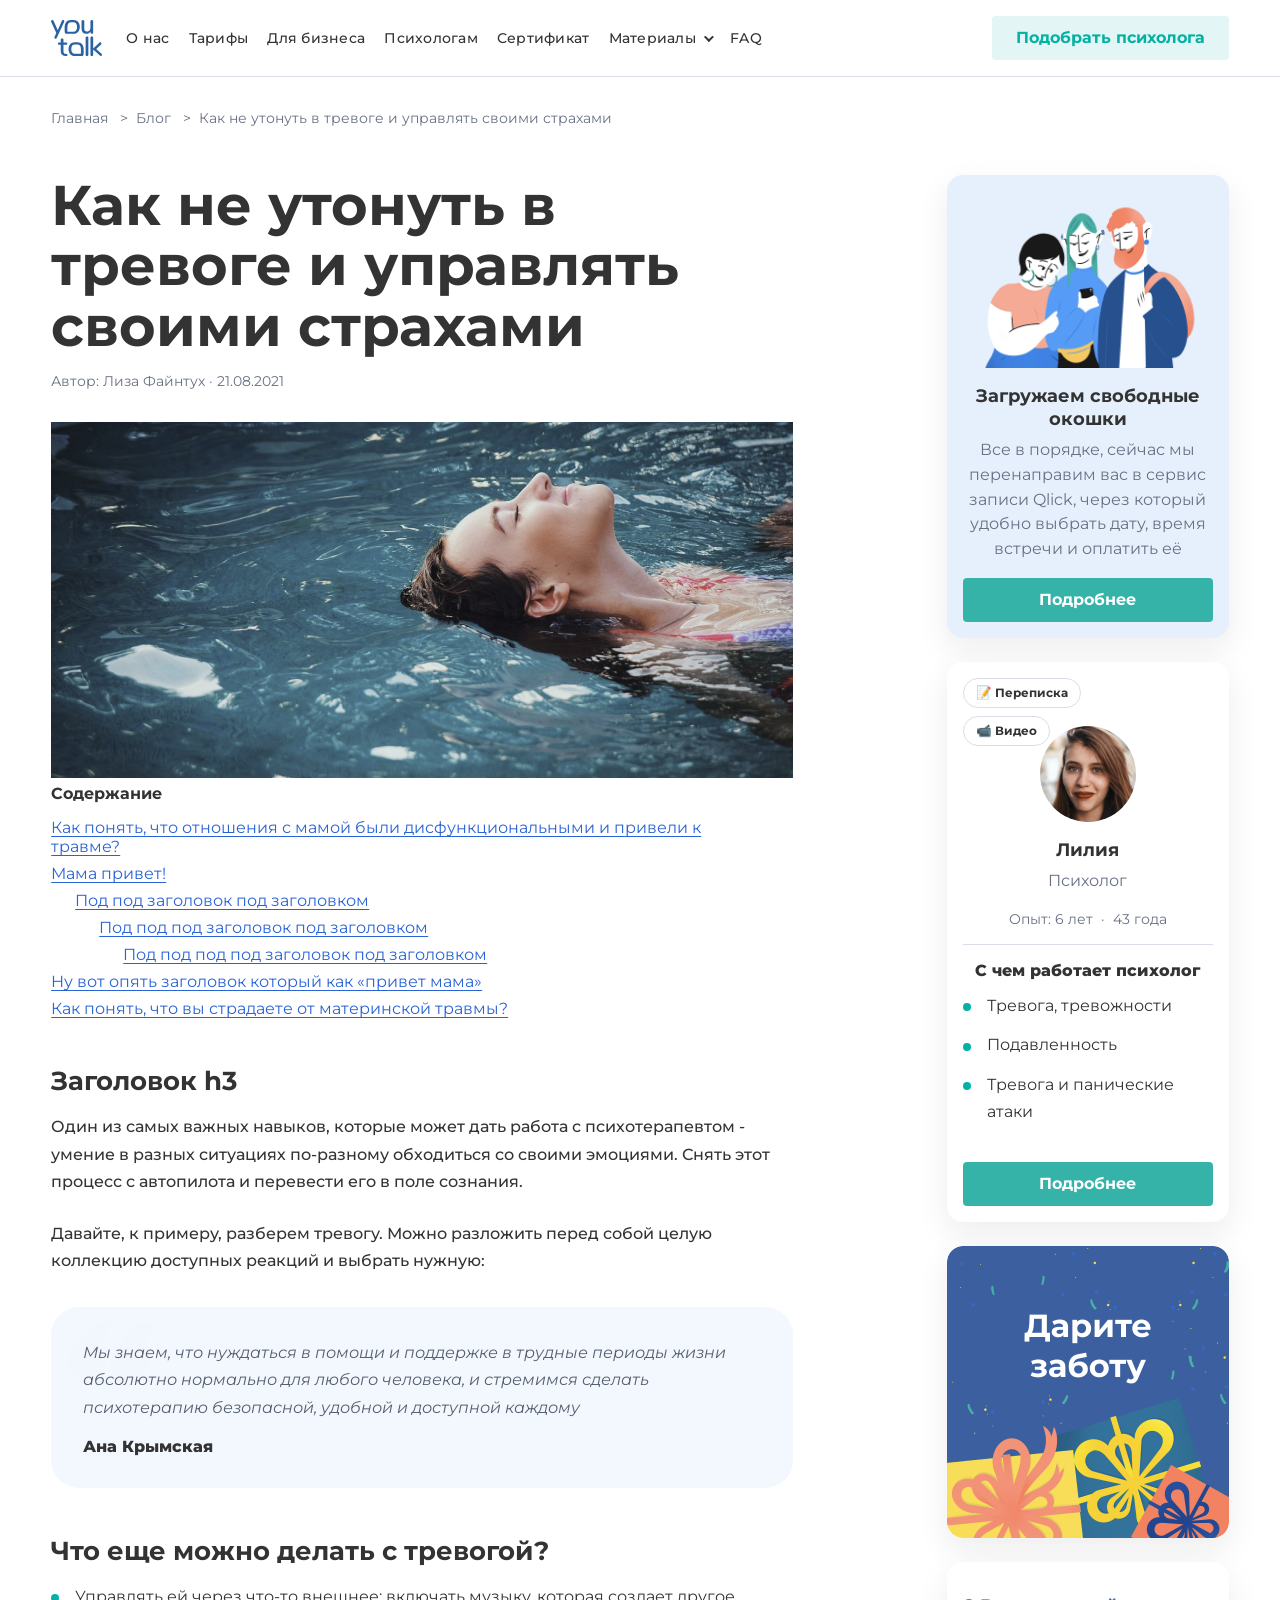
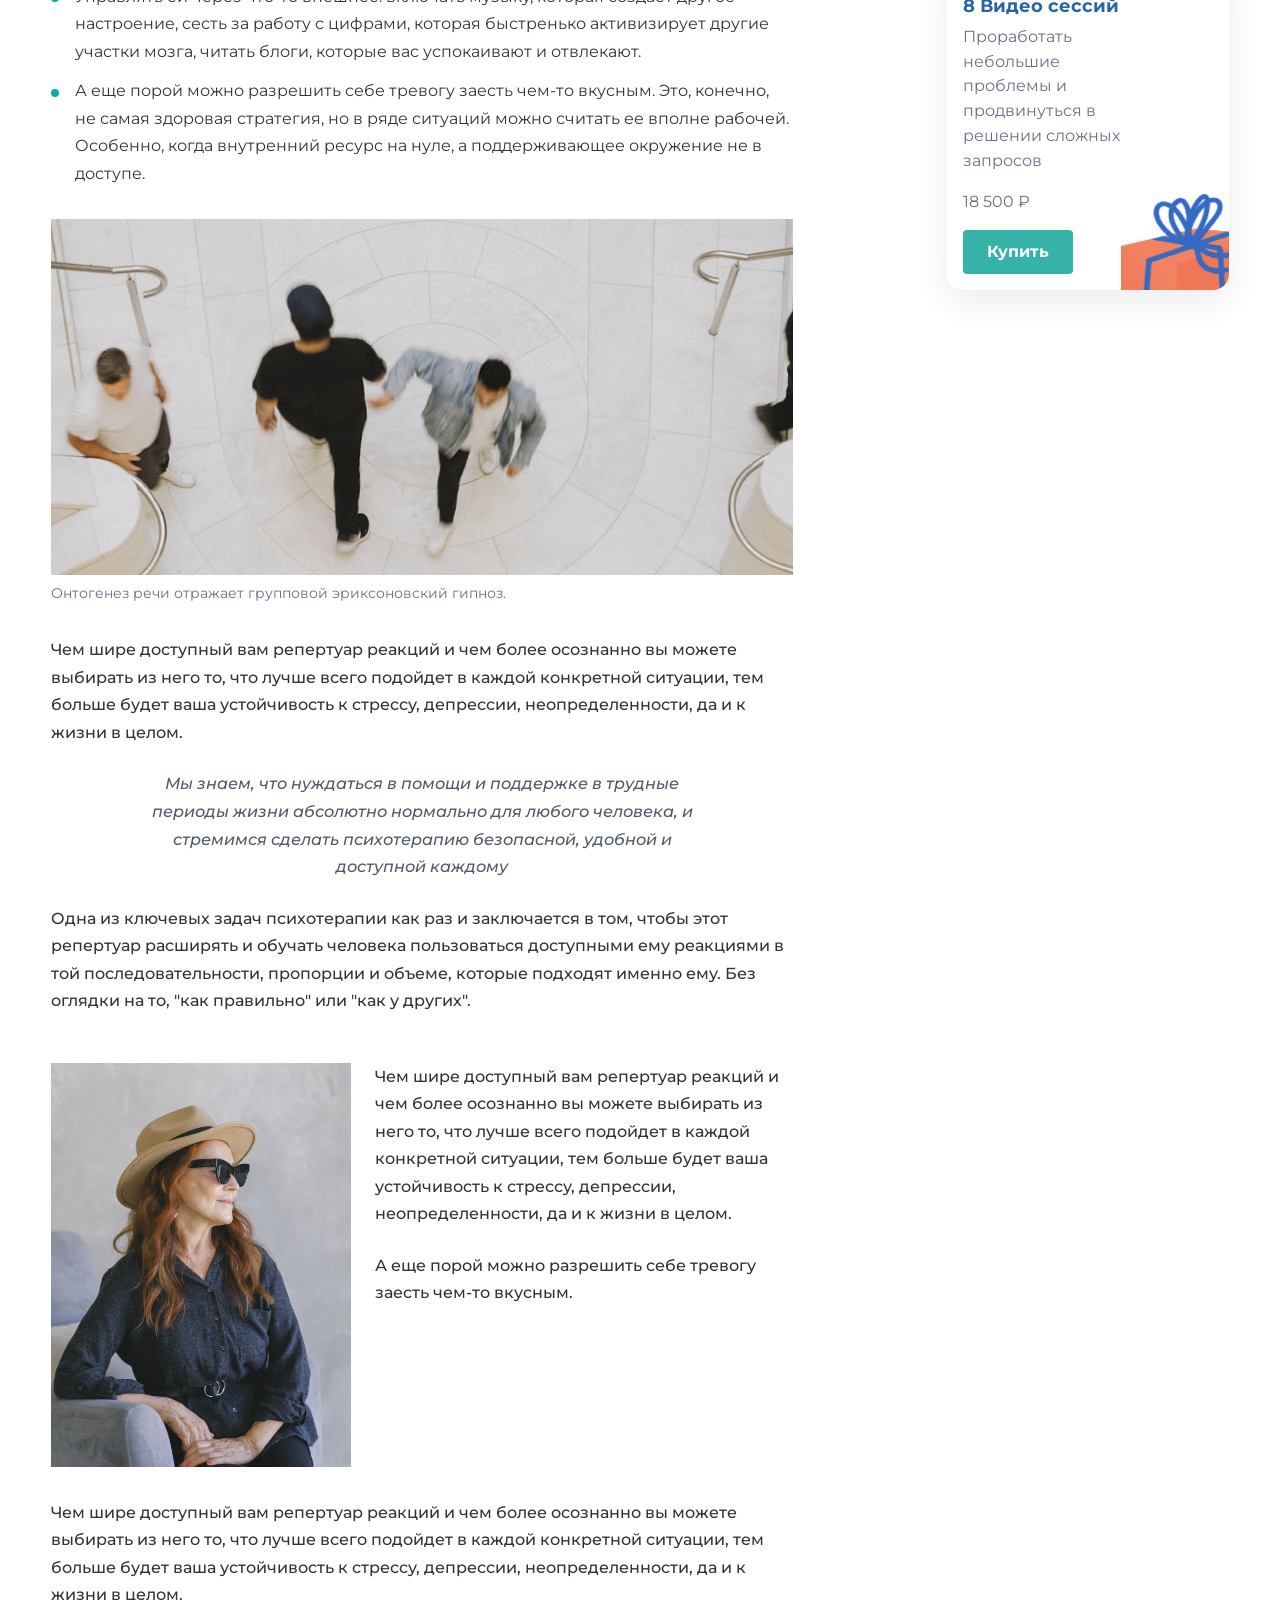
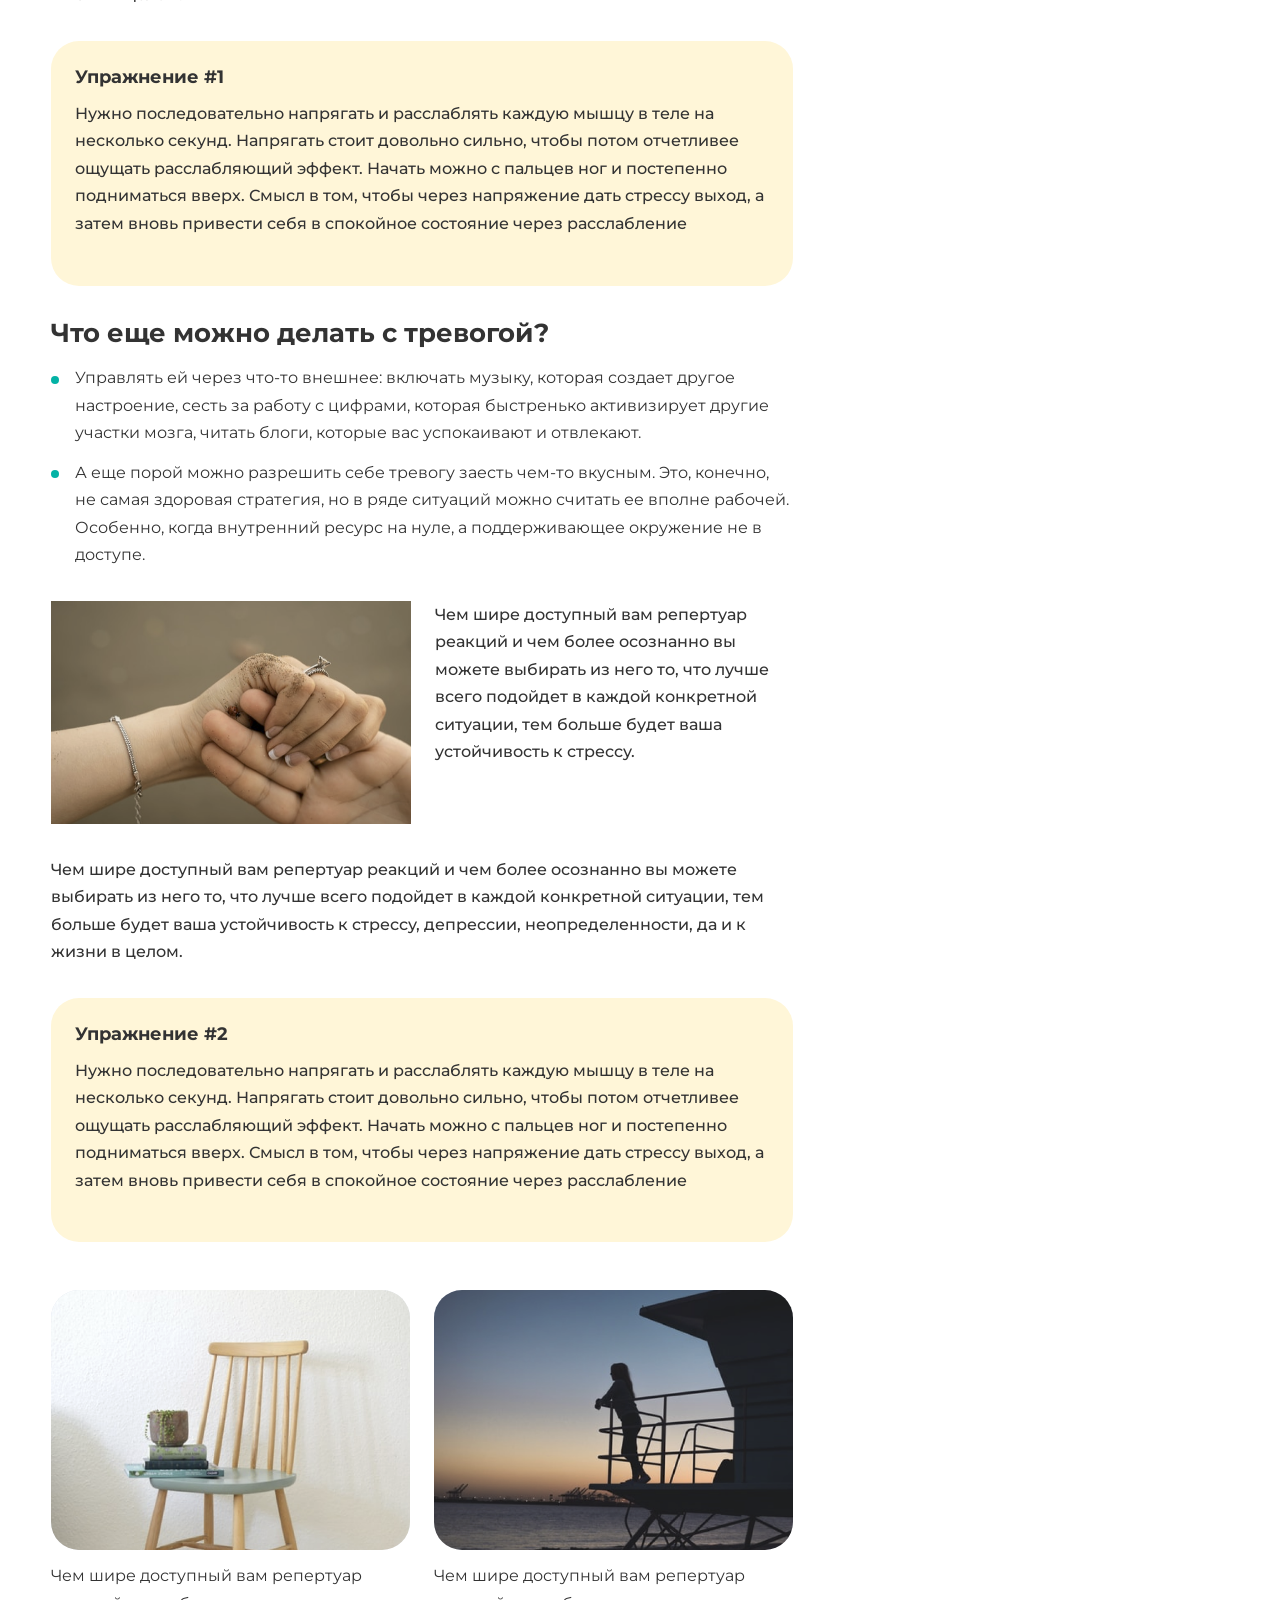
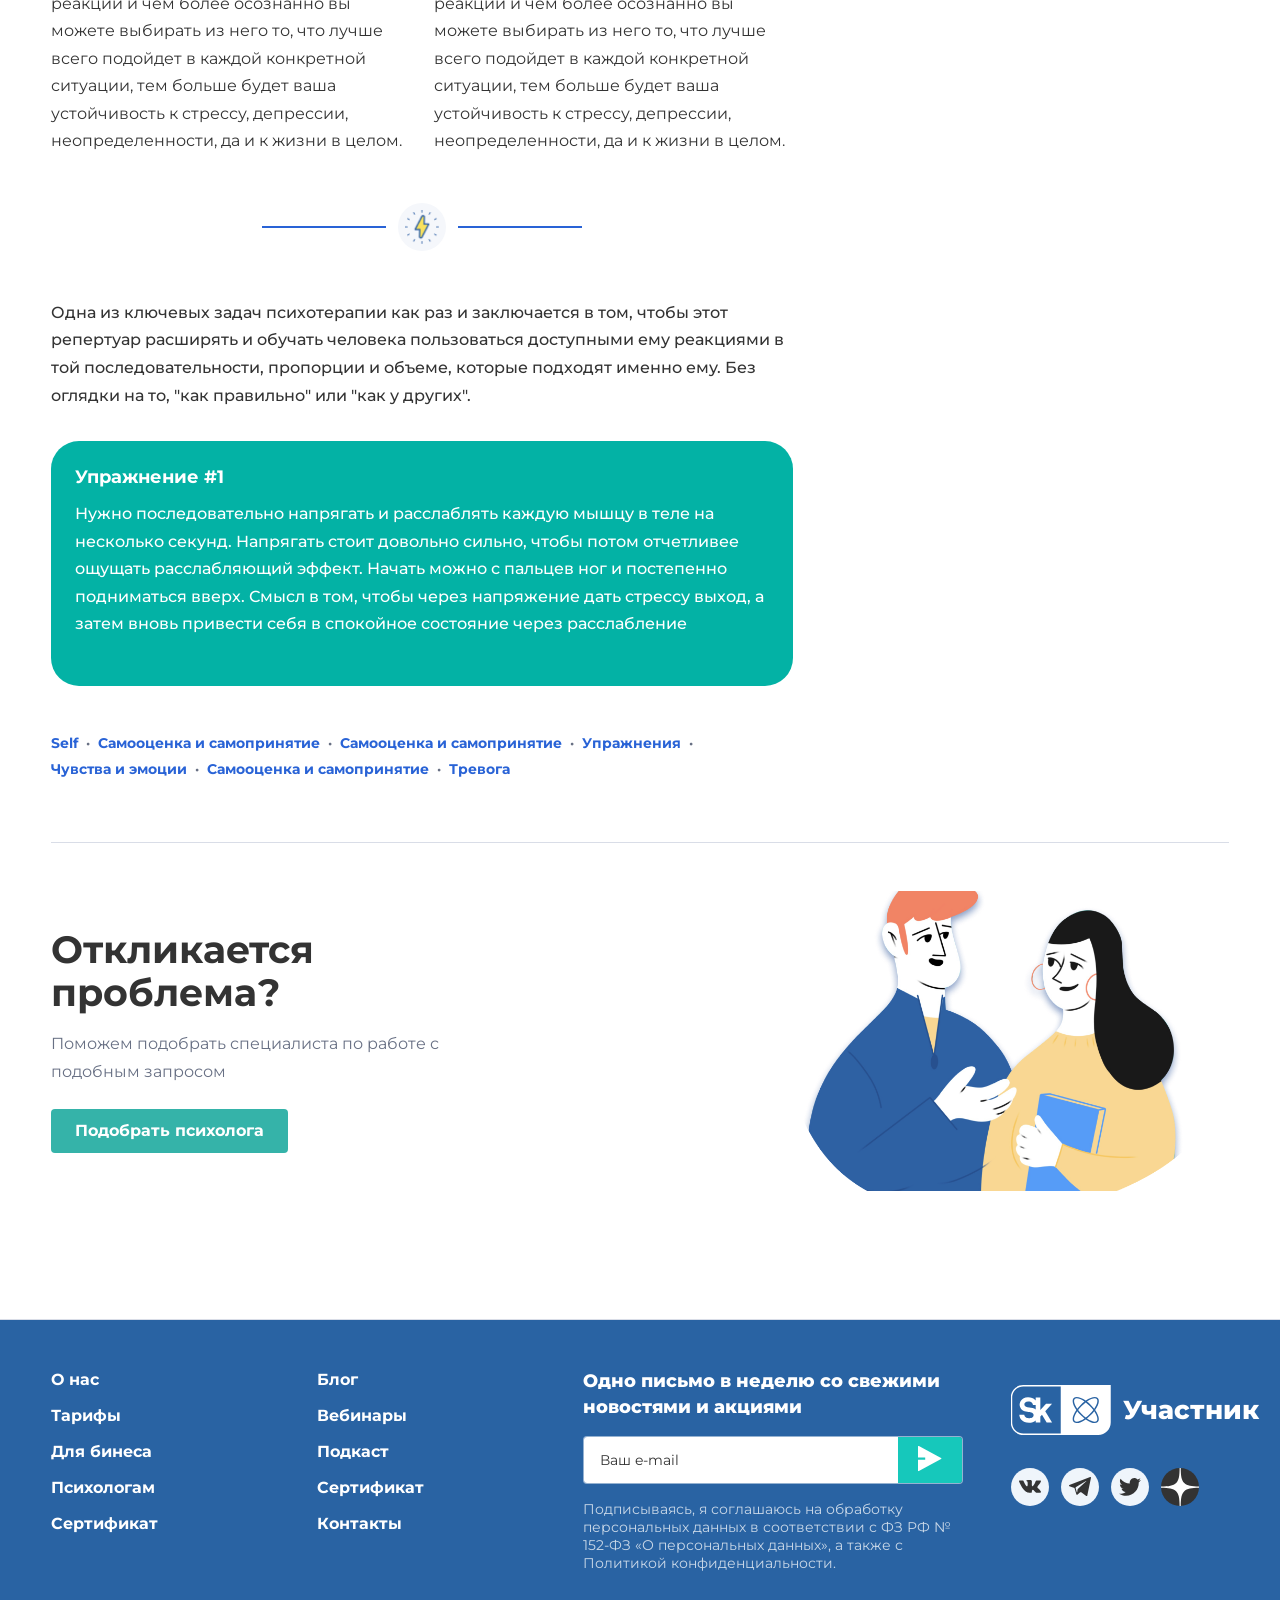
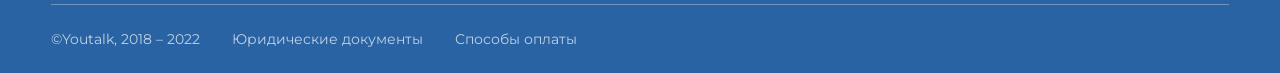
<file: src/article/index.html>
<!doctype html>
<html lang="en">
<head>
  <meta charset="utf-8" />
  <meta name="viewport" content="width=device-width, initial-scale=1" />
  <title>Youtalk: Article</title>
  <link rel="stylesheet" href="styles.css" />
</head>
<body>
  <a class="skip-link" href="#main-content">Skip to main content</a>
  <header class="site-header">
    <div class="site-header__inner container">
      <a class="site-header__logo logo" href="/" aria-label="Go to homepage">
        <img src="../logo.svg" alt="Youtalk Logo" />
      </a>
      <button class="site-header__menu-toggle" type="button" aria-controls="header-menu" aria-expanded="false">
        <span aria-hidden="true">☰</span>
        <span>Settings</span>
      </button>
      <div class="site-header__panel" id="header-menu">
        <nav class="site-header__nav nav" aria-label="Main navigation">
          <a class="nav__link" href="#">О нас</a>
          <a class="nav__link" href="#">Тарифы</a>
          <a class="nav__link" href="#">Для бизнеса</a>
          <a class="nav__link" href="#">Психологам</a>
          <a class="nav__link" href="#">Сертификат</a>
          <details class="nav__dropdown">
            <summary class="nav__link nav__link--dropdown">Материалы</summary>
            <div class="nav__dropdown-menu">
              <a class="nav__dropdown-link" href="#">Placeholder 1</a>
              <a class="nav__dropdown-link" href="#">Placeholder 2</a>
              <a class="nav__dropdown-link" href="#">Placeholder 3</a>
            </div>
          </details>
          <a class="nav__link" href="#">FAQ</a>
        </nav>
        <div class="site-header__actions">
          <a class="button button--primary" href="#">Подобрать психолога</a>
        </div>
      </div>
    </div>
  </header>

  <main class="article-page" id="main-content">
    <div class="container">
      <nav class="breadcrumbs" aria-label="Breadcrumbs">
        <ol class="breadcrumbs__list">
          <li class="breadcrumbs__item">
            <a class="breadcrumbs__link" href="#">Главная</a>
          </li>
          <li class="breadcrumbs__item">
            <a class="breadcrumbs__link" href="#">Блог</a>
          </li>
          <li class="breadcrumbs__item" aria-current="page">Как не утонуть в тревоге и управлять своими страхами</li>
        </ol>
      </nav>

      <div class="article-layout">
        <article class="article-content">
          <header class="article-content__header">
            <h1 class="article-content__title">Как не утонуть в тревоге и управлять своими страхами</h1>
            <p class="article-content__meta">Автор: Лиза Файнтух · 21.08.2021</p>
          </header>

          <img src="images/article_1.png" alt="Article Image" />

          <nav class="toc" aria-label="Table of contents">
            <p class="toc__title">Содержание</p>

            <ul class="toc__list">
              <li class="toc__item">
                <a class="toc__link" href="#section-1">Как понять, что отношения с мамой были дисфункциональными и привели к травме?</a>
              </li>

              <li class="toc__item">
                <a class="toc__link" href="#section-2">Мама привет!</a>

                <ul class="toc__list toc__list--nested">
                  <li class="toc__item">
                    <a class="toc__link" href="#section-2-1">Под под заголовок под заголовком</a>

                    <ul class="toc__list toc__list--nested">
                      <li class="toc__item">
                        <a class="toc__link" href="#section-2-2">Под под под заголовок под заголовком</a>

                        <ul class="toc__list toc__list--nested">
                          <li class="toc__item">
                            <a class="toc__link" href="#section-2-3">Под под под под заголовок под заголовком</a>
                          </li>
                        </ul>
                      </li>
                    </ul>
                  </li>
                </ul>
              </li>

              <li class="toc__item">
                <a class="toc__link" href="#section-3">Ну вот опять заголовок который как «привет мама»</a>
              </li>

              <li class="toc__item">
                <a class="toc__link" href="#section-4">Как понять, что вы страдаете от материнской травмы?</a>
              </li>
            </ul>
          </nav>

          <section class="article-section" id="section-1">
            <h3 class="article-heading">Заголовок h3</h3>
            <p>
              Один из самых важных навыков, которые может дать работа с психотерапевтом - 
              умение в разных ситуациях по-разному обходиться со своими эмоциями.  
              Снять этот процесс с автопилота и перевести его в поле сознания.
            </p>
            <p>
              Давайте, к примеру, разберем тревогу. Можно разложить перед собой целую 
              коллекцию доступных реакций и выбрать нужную:
            </p>
            <figure class="quote-card">
              <img class="quote-card__mark" alt="" src="images/quote.svg" aria-hidden="true" />
              <blockquote class="quote-card__text">
                Мы знаем, что нуждаться в помощи и поддержке в трудные периоды жизни абсолютно 
                нормально для любого человека, и стремимся сделать психотерапию безопасной, 
                удобной и доступной каждому
              </blockquote>
              <figcaption class="quote-card__author">Ана Крымская</figcaption>
            </figure>
          </section>

          <section class="article-section" id="section-2">
            <h3 class="article-heading">Что еще можно делать с тревогой?</h3>
            <ul class="article-list">
              <li>
                Управлять ей через что-то внешнее: включать музыку, которая создает другое 
                настроение, сесть за работу с цифрами, которая быстренько активизирует другие 
                участки мозга, читать блоги, которые вас успокаивают и отвлекают.
              </li>
              <li>
                А еще порой можно разрешить себе тревогу заесть чем-то вкусным. Это, конечно, 
                не самая здоровая стратегия, но в ряде ситуаций можно считать ее вполне рабочей. 
                Особенно, когда внутренний ресурс на нуле, а поддерживающее окружение не в доступе.
              </li>
            </ul>

            <figure class="article-figure">
              <img class="media-frame__image" src="images/article_2.png" alt="Describe this article image" />
              <figcaption class="article-figure__caption">
                Онтогенез речи отражает групповой эриксоновский гипноз. 
              </figcaption>
            </figure>

            <p>
              Чем шире доступный вам репертуар реакций и чем более осознанно вы можете выбирать 
              из него то, что лучше всего подойдет в каждой конкретной ситуации, тем больше 
              будет ваша устойчивость к стрессу, депрессии, неопределенности, да и к жизни в целом.
            </p>

            <p class="article-note">
              Мы знаем, что нуждаться в помощи и поддержке в трудные периоды жизни абсолютно 
              нормально для любого человека, и стремимся сделать психотерапию безопасной, 
              удобной и доступной каждому
            </p>

            <p>
              Одна из ключевых задач психотерапии как раз и заключается в том, чтобы этот репертуар 
              расширять и обучать человека пользоваться доступными ему реакциями в той 
              последовательности, пропорции и объеме, которые подходят именно ему. Без оглядки на 
              то, "как правильно" или "как у других".
            </p>
          </section>

          <section class="article-section" id="section-3">
            <div class="article-split">
              <img class="media-frame__image" src="images/article_3.png" alt="Describe this vertical image" />
              <div class="article-split__text">
                <p>
                  Чем шире доступный вам репертуар реакций и чем более осознанно вы можете выбирать 
                  из него то, что лучше всего подойдет в каждой конкретной ситуации, тем больше будет 
                  ваша устойчивость к стрессу, депрессии, неопределенности, да и к жизни в целом.
                </p>
                <p>
                  А еще порой можно разрешить себе тревогу заесть чем-то вкусным. 
                </p>
              </div>
            </div>
            <p>
              Чем шире доступный вам репертуар реакций и чем более осознанно вы можете выбирать 
              из него то, что лучше всего подойдет в каждой конкретной ситуации, тем больше будет 
              ваша устойчивость к стрессу, депрессии, неопределенности, да и к жизни в целом.
            </p>

            <aside class="exercise-card">
              <h3 class="exercise-card__title">Упражнение #1</h3>
              <p class="exercise-card__text">
                Нужно последовательно напрягать и расслаблять каждую мышцу в теле на несколько 
                секунд. Напрягать стоит довольно сильно, чтобы потом отчетливее ощущать расслабляющий 
                эффект. Начать можно с пальцев ног и постепенно подниматься вверх. Смысл в том, 
                чтобы через напряжение дать стрессу выход, а затем вновь привести себя в спокойное 
                состояние через расслабление
              </p>
            </aside>

            <h3 class="article-heading">Что еще можно делать с тревогой?</h3>
            <ul class="article-list">
              <li>
                Управлять ей через что-то внешнее: включать музыку, которая создает другое настроение, 
                сесть за работу с цифрами, которая быстренько активизирует другие участки мозга, 
                читать блоги, которые вас успокаивают и отвлекают.
              </li>
              <li>
                А еще порой можно разрешить себе тревогу заесть чем-то вкусным. Это, конечно, 
                не самая здоровая стратегия, но в ряде ситуаций можно считать ее вполне рабочей. 
                Особенно, когда внутренний ресурс на нуле, а поддерживающее окружение не в доступе.
              </li>
            </ul>

            <div class="article-split article-split--image-left">
              <img class="media-frame__image" src="images/article_4.png" alt="Describe this side image" />

              <div class="article-split__text">
                <p>
                  Чем шире доступный вам репертуар реакций и чем более осознанно вы можете выбирать 
                  из него то, что лучше всего подойдет в каждой конкретной ситуации, тем больше 
                  будет ваша устойчивость к стрессу.
                </p>
              </div>
            </div>

            <p>
              Чем шире доступный вам репертуар реакций и чем более осознанно вы можете выбирать 
              из него то, что лучше всего подойдет в каждой конкретной ситуации, тем больше будет 
              ваша устойчивость к стрессу, депрессии, неопределенности, да и к жизни в целом.
            </p>

            <aside class="exercise-card">
              <h3 class="exercise-card__title">Упражнение #2</h3>
              <p class="exercise-card__text">
                Нужно последовательно напрягать и расслаблять каждую мышцу в теле на несколько 
                секунд. Напрягать стоит довольно сильно, чтобы потом отчетливее ощущать 
                расслабляющий эффект. Начать можно с пальцев ног и постепенно подниматься вверх. 
                Смысл в том, чтобы через напряжение дать стрессу выход, а затем вновь привести 
                себя в спокойное состояние через расслабление
              </p>
            </aside>
          </section>

          <section class="article-section" id="section-4">
            <div class="image-text-grid">
              <figure class="image-text-grid__item">
                <div class="media-frame media-frame--grid">
                  <img class="media-frame__image" src="images/article_5.png" alt="Describe first grid image" />
                </div>
                <figcaption class="image-text-grid__text">
                  Чем шире доступный вам репертуар реакций и чем более осознанно вы можете выбирать 
                  из него то, что лучше всего подойдет в каждой конкретной ситуации, тем больше 
                  будет ваша устойчивость к стрессу, депрессии, неопределенности, да и к жизни в целом.
                </figcaption>
              </figure>

              <figure class="image-text-grid__item">
                <div class="media-frame media-frame--grid">
                  <img class="media-frame__image" src="images/article_6.png" alt="Describe second grid image" />
                </div>
                <figcaption class="image-text-grid__text">
                  Чем шире доступный вам репертуар реакций и чем более осознанно вы можете выбирать из 
                  него то, что лучше всего подойдет в каждой конкретной ситуации, тем больше будет ваша 
                  устойчивость к стрессу, депрессии, неопределенности, да и к жизни в целом.
                </figcaption>
              </figure>
            </div>

            <div class="ornament-divider" aria-hidden="true">
              <span class="ornament-divider__line"></span>
              <span class="ornament-divider__center">
                <img class="ornament-divider__image" src="images/bolt.png" alt="" />
              </span>
              <span class="ornament-divider__line"></span>
            </div>

            <p>
              Одна из ключевых задач психотерапии как раз и заключается в том, чтобы этот репертуар 
              расширять и обучать человека пользоваться доступными ему реакциями в той последовательности, 
              пропорции и объеме, которые подходят именно ему. Без оглядки на то, "как правильно" 
              или "как у других".
            </p>

            <aside class="exercise-card exercise-card--green">
              <h3 class="exercise-card__title">Упражнение #1</h3>
              <p class="exercise-card__text">
                Нужно последовательно напрягать и расслаблять каждую мышцу в теле на несколько секунд. 
                Напрягать стоит довольно сильно, чтобы потом отчетливее ощущать расслабляющий эффект. 
                Начать можно с пальцев ног и постепенно подниматься вверх. Смысл в том, чтобы через 
                напряжение дать стрессу выход, а затем вновь привести себя в спокойное состояние через расслабление
              </p>
            </aside>

            <ul class="article-tags" aria-label="Article tags">
              <li class="article-tags__item"><a href="#">Self</a></li>
              <li class="article-tags__item"><a href="#">Самооценка и самопринятие</a></li>
              <li class="article-tags__item"><a href="#">Самооценка и самопринятие</a></li>
              <li class="article-tags__item"><a href="#">Упражнения</a></li>
              <li class="article-tags__item"><a href="#">Чувства и эмоции</a></li>
              <li class="article-tags__item"><a href="#">Самооценка и самопринятие</a></li>
              <li class="article-tags__item"><a href="#">Тревога</a></li>
            </ul>
          </section>
        </article>

        <aside class="article-sidebar" aria-label="Supplementary information">
          <section class="side-card side-card--centered">
            <img class="media-frame__image" src="images/promo_1.png" alt="Describe promo image" />

            <h2 class="side-card__title">Загружаем свободные окошки</h2>
            <p class="side-card__text">
              Все в порядке, сейчас мы перенаправим вас в сервис записи Qlick, через который 
              удобно выбрать дату, время встречи и оплатить её
            </p>
            <a class="button button--secondary button--promo" href="#">Подробнее</a>
          </section>

          <section class="side-card side-card--doctor">
            <ul class="side-card__tags" aria-label="Doctor tags">
              <li class="tag tag--small">📝 Переписка</li>
              <li class="tag tag--small">📹 Видео</li>
            </ul>

            <div class="avatar">
              <img class="avatar__image" src="images/promo_2.png" alt="Doctor portrait" />
            </div>

            <h2 class="side-card__title">Лилия</h2>
            <p class="side-card__text">Психолог</p>

            <p class="side-card__meta">
              <span>Опыт: 6 лет</span>
              <span>·</span>
              <span>43 года</span>
            </p>

            <div class="side-card__divider"></div>

            <p class="side-card__subtitle">С чем работает психолог</p>

            <ul class="marked-list">
              <li class="marked-list__item">Тревога, тревожности</li>
              <li class="marked-list__item">Подавленность</li>
              <li class="marked-list__item">Тревога и панические атаки</li>
            </ul>

            <a class="button button--secondary button--promo" href="#">Подробнее</a>
          </section>

          <section class="side-card side-card--image-text">
            <img class="media-frame__image" src="images/promo_3.png" alt="Describe sidebar image" />
          </section>

          <section class="side-card side-card--overflow side-card--overflow-title">
            <div class="side-card__content">
              <h2 class="side-card__title">8 Видео сессий</h2>
              <p class="side-card__text">Проработать небольшие проблемы и продвинуться в решении сложных запросов</p>
              <p class="side-card__text">18 500 ₽</p>
              <a class="button button--secondary" href="#">Купить</a>
            </div>

            <div class="side-card__corner-image">
              <img class="media-frame__image" alt="" src="images/promo_4.png" aria-hidden="true" />
            </div>
          </section>
        </aside>
      </div> 

      <div class="page-divider"></div>

      <section class="end-promo">
        <div class="end-promo__content">
          <h2 class="end-promo__title">Откликается проблема?</h2>
          <p class="end-promo__text">
            Поможем подобрать специалиста по работе с подобным запросом
          </p>
          <a class="button button--secondary" href="#">Подобрать психолога</a>
        </div>

        <div class="end-promo__image">
          <img class="media-frame__image" src="images/promo_end.png" alt="Describe final promo image" />
        </div>
      </section>
    </div>
  </main>

  <footer class="site-footer">
    <div class="site-footer__inner container">
      <div class="site-footer__top">
        <nav class="site-footer__column site-footer__column--links-left footer-nav" aria-label="Footer navigation one">
          <a class="footer-nav__link" href="#">О нас</a>
          <a class="footer-nav__link" href="#">Тарифы</a>
          <a class="footer-nav__link" href="#">Для бинеса</a>
          <a class="footer-nav__link" href="#">Психологам</a>
          <a class="footer-nav__link" href="#">Сертификат</a>
        </nav>
        <nav class="site-footer__column site-footer__column--links-right footer-nav" aria-label="Footer navigation two">
          <a class="footer-nav__link" href="#">Блог</a>
          <a class="footer-nav__link" href="#">Вебинары</a>
          <a class="footer-nav__link" href="#">Подкаст</a>
          <a class="footer-nav__link" href="#">Сертификат</a>
          <a class="footer-nav__link" href="#">Контакты</a>
        </nav>
        <div class="site-footer__column newsletter">
          <p class="newsletter__title">Одно письмо в неделю со свежими новостями и акциями</p>
          <form class="newsletter__form" action="#" method="post">
            <label class="sr-only" for="newsletter-email">Ваш e-mail</label>
            <input
              class="newsletter__input"
              id="newsletter-email"
              name="email"
              type="email"
              placeholder="Ваш e-mail"
              autocomplete="email"
            />
            <button class="newsletter__button" type="submit"></button>
          </form>
          <p class="newsletter__note">Подписываясь, я соглашаюсь на обработку персональных данных в соответствии с ФЗ РФ № 152-ФЗ «О персональных данных», а также с Политикой конфиденциальности.</p>
        </div>
        <div class="site-footer__column footer-brand">
          <a class="footer-main__social" href="/" aria-label="Go to homepage">
            <img class="footer-main__social-logo" src="../sk.svg" alt="Sk" />
            <p class="footer-main__social-text">Участник</p>
          </a>
          <div class="footer-brand__socials" aria-label="Social links">
            <a class="footer-brand__social" href="#" aria-label="VK">
              <img class="footer-brand__social-logo" src="../vk.svg" alt="VK" />
            </a>
            <a class="footer-brand__social" href="#" aria-label="Telegram">
              <img class="footer-brand__social-logo" src="../telegram.svg" alt="Telegram" />
            </a>
            <a class="footer-brand__social" href="#" aria-label="Twitter (X)">
              <img class="footer-brand__social-logo" src="../twitter.svg" alt="Twitter (X)" />
            </a>
            <a class="footer-brand__social footer-brand__social-inverted" href="#" aria-label="Dzen">
              <img class="footer-brand__social-logo footer-brand__social-expanded" src="../dzen.svg" alt="Dzen" />
            </a>
          </div>
        </div>
      </div>
      <div class="site-footer__divider"></div>
      <div class="site-footer__bottom">
        <p class="site-footer__text">©Youtalk, 2018 – 2022</p>
        <a class="site-footer__text" href="#">Юридические документы</a>
        <a class="site-footer__text" href="#">Способы оплаты</a>
      </div>
    </div>
  </footer>
</body>
</html>
</file>
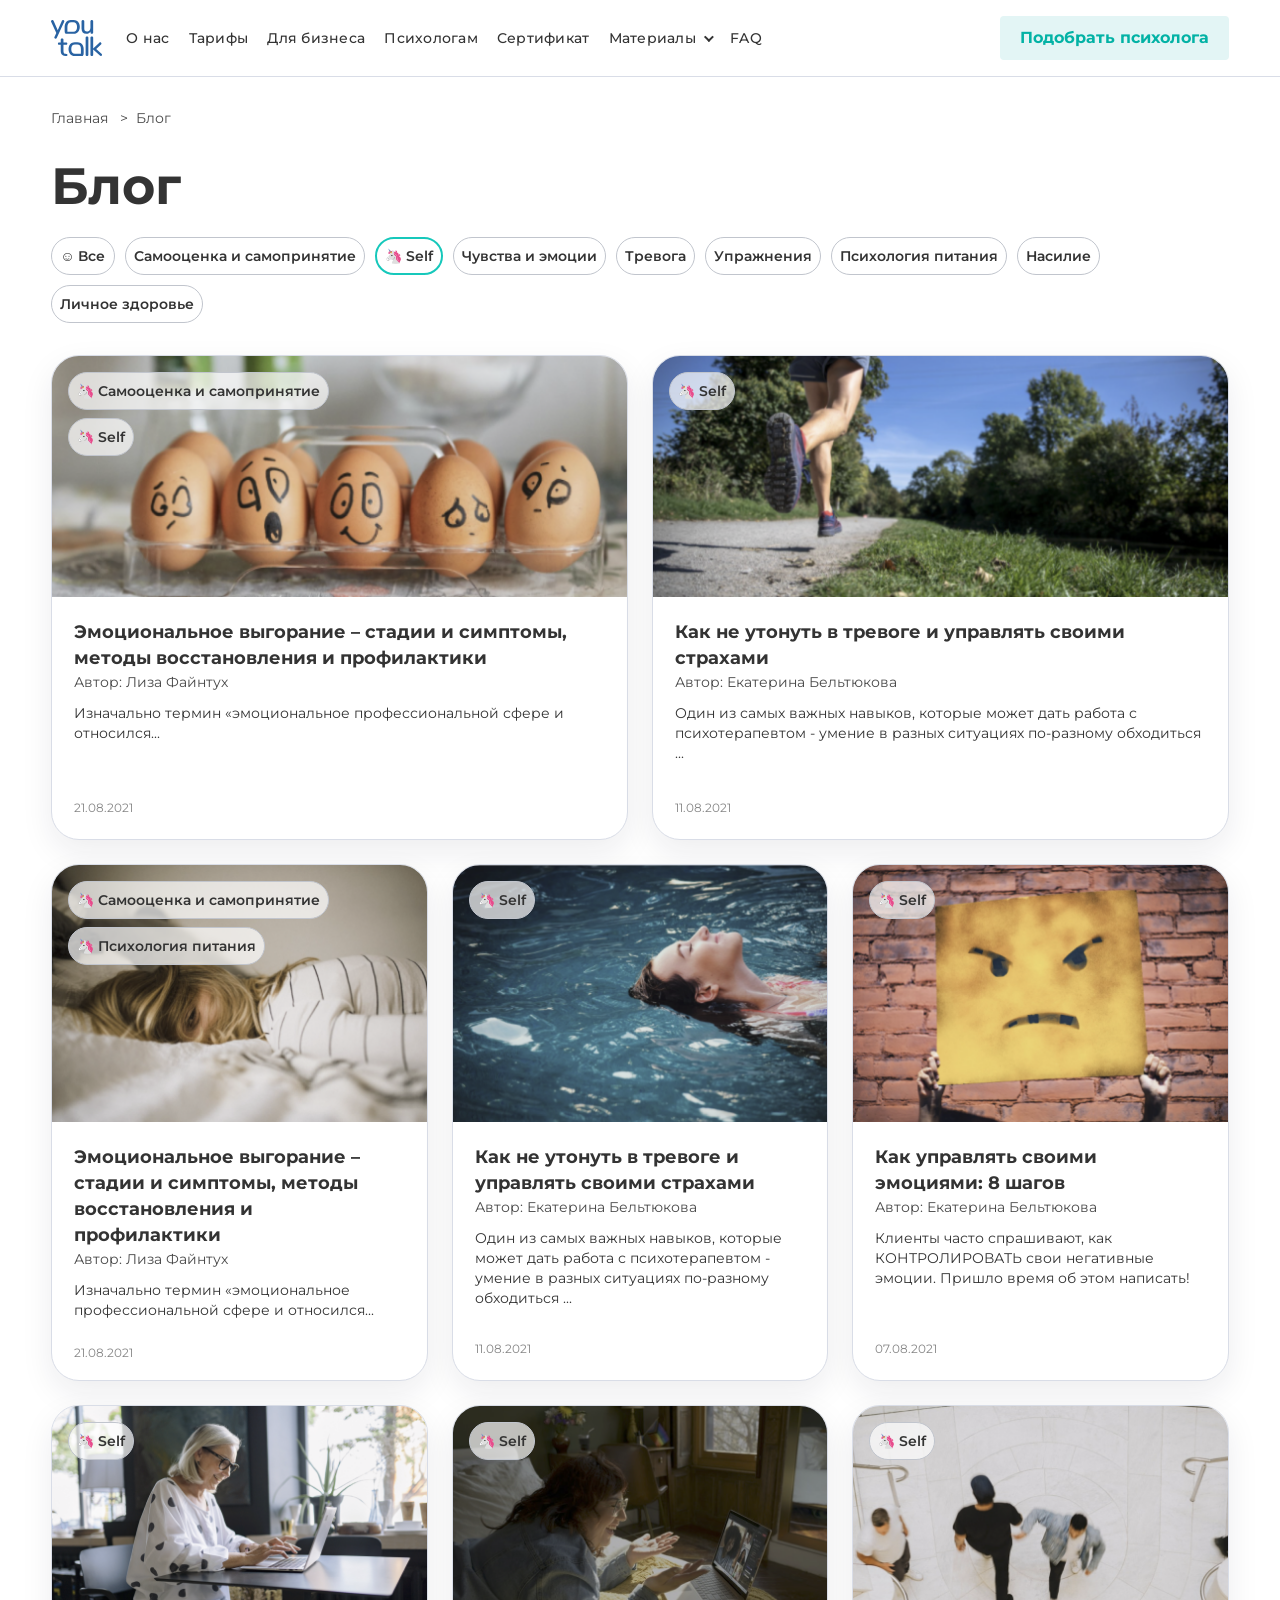
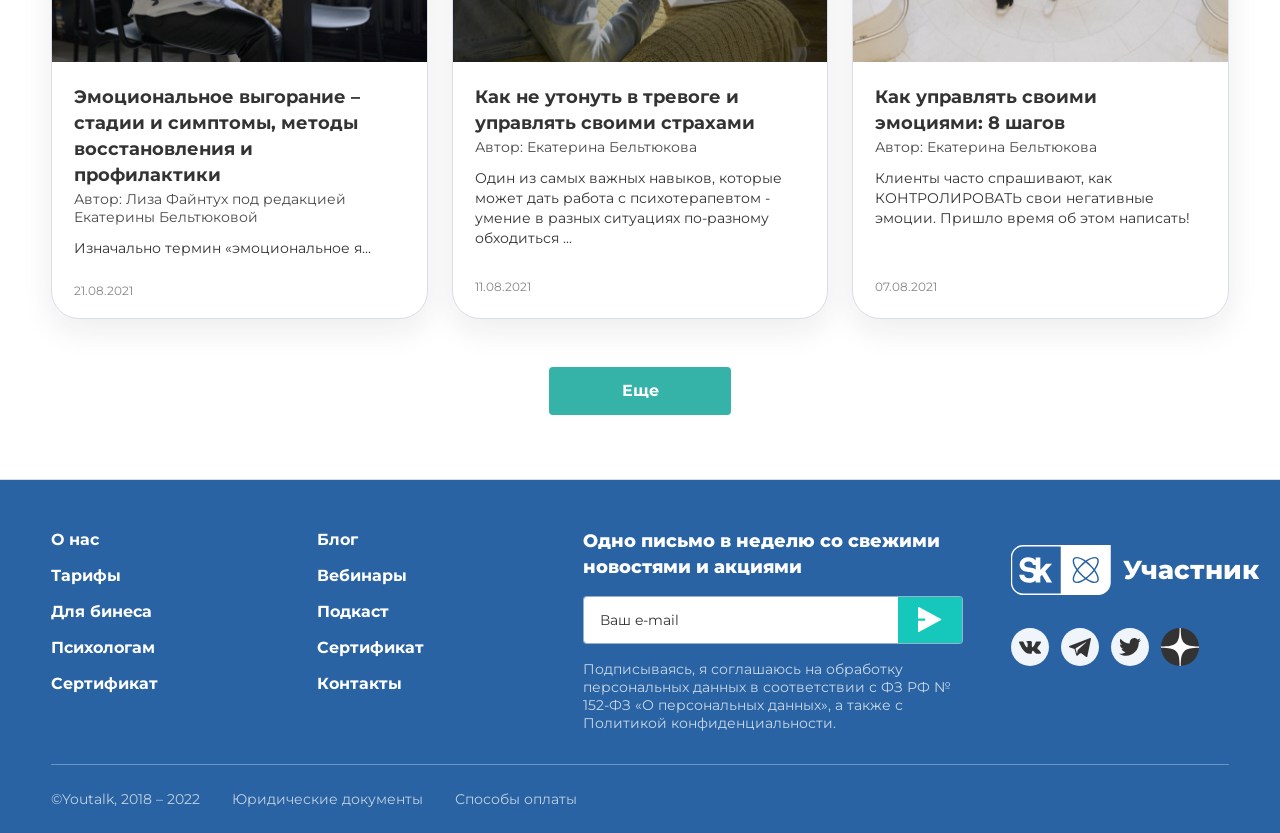
<file: src/blog/index.html>
<!doctype html>
<html lang="en">
<head>
  <meta charset="utf-8" />
  <meta name="viewport" content="width=device-width, initial-scale=1" />
  <title>Youtalk: Blogs</title>
  <link rel="stylesheet" href="styles.css" />
</head>
<body>
  <a class="skip-link" href="#main-content">Skip to main content</a>
  <header class="site-header">
    <div class="site-header__inner container">
      <a class="site-header__logo logo" href="/" aria-label="Go to homepage">
        <img src="../logo.svg" alt="Youtalk Logo" />
      </a>
      <button class="site-header__menu-toggle" type="button" aria-controls="header-menu" aria-expanded="false">
        <span aria-hidden="true">☰</span>
        <span>Settings</span>
      </button>
      <div class="site-header__panel" id="header-menu">
        <nav class="site-header__nav nav" aria-label="Main navigation">
          <a class="nav__link" href="#">О нас</a>
          <a class="nav__link" href="#">Тарифы</a>
          <a class="nav__link" href="#">Для бизнеса</a>
          <a class="nav__link" href="#">Психологам</a>
          <a class="nav__link" href="#">Сертификат</a>
          <details class="nav__dropdown">
            <summary class="nav__link nav__link--dropdown">Материалы</summary>
            <div class="nav__dropdown-menu">
              <a class="nav__dropdown-link" href="#">Placeholder 1</a>
              <a class="nav__dropdown-link" href="#">Placeholder 2</a>
              <a class="nav__dropdown-link" href="#">Placeholder 3</a>
            </div>
          </details>
          <a class="nav__link" href="#">FAQ</a>
        </nav>
        <div class="site-header__actions">
          <a class="button button--primary" href="#">Подобрать психолога</a>
        </div>
      </div>
    </div>
  </header>

  <main class="page" id="main-content">
    <div class="container">
      <nav class="breadcrumbs" aria-label="Breadcrumbs">
        <ol class="breadcrumbs__list">
          <li class="breadcrumbs__item">
            <a class="breadcrumbs__link" href="#">Главная</a>
          </li>
          <li class="breadcrumbs__item" aria-current="page">Блог</li>
        </ol>
      </nav>
      <section class="blog">
        <header class="blog__header">
          <h1 class="blog__title">Блог</h1>
          <div class="tag-list" aria-label="Blog tags">
            <button class="tag" type="button" aria-pressed="false">☺️ Все</button>
            <button class="tag" type="button" aria-pressed="false">Самооценка и самопринятие</button>
            <button class="tag tag--selected" type="button" aria-pressed="true">🦄 Self</button>
            <button class="tag" type="button" aria-pressed="false">Чувства и эмоции</button>
            <button class="tag" type="button" aria-pressed="false">Тревога</button>
            <button class="tag" type="button" aria-pressed="false">Упражнения</button>
            <button class="tag" type="button" aria-pressed="false">Психология питания</button>
            <button class="tag" type="button" aria-pressed="false">Насилие</button>
            <button class="tag" type="button" aria-pressed="false">Личное здоровье</button>
          </div>
        </header>
        <div class="article-grid">
          <article class="article-card article-card--featured">
            <a class="article-card__link" href="#">
              <div class="article-card__media">
                <img class="article-card__image" src="images/article_1.png" alt="Eggs"/>
                <ul class="article-card__tags" aria-label="Article tags">
                  <li class="tag article-card__tag">🦄 Самооценка и самопринятие</li>
                  <li class="tag article-card__tag">🦄 Self</li>
                </ul>
              </div>
              <div class="article-card__content">
                <h2 class="article-card__title">Эмоциональное выгорание – стадии и симптомы, методы восстановления и профилактики</h2>
                <p class="article-card__author">Автор: Лиза Файнтух</p>
                <p class="article-card__excerpt">
                  Изначально термин «эмоциональное профессиональной сфере и относился...
                </p>
                <time class="article-card__date" datetime="2021-08-21">21.08.2021</time>
              </div>
            </a>
          </article>

          <article class="article-card article-card--featured">
            <a class="article-card__link" href="#">
              <div class="article-card__media">
                <img class="article-card__image" src="images/article_2.png" alt="Running"/>
                <ul class="article-card__tags" aria-label="Article tags">
                  <li class="tag article-card__tag">🦄 Self</li>
                </ul>
              </div>
              <div class="article-card__content">
                <h2 class="article-card__title">Как не утонуть в тревоге и управлять своими страхами</h2>
                <p class="article-card__author">Автор: Екатерина Бельтюкова</p>
                <p class="article-card__excerpt">Один из самых важных навыков, которые может дать работа с психотерапевтом - умение в разных ситуациях по-разному обходиться ...</p>
                <time class="article-card__date" datetime="2021-08-11">11.08.2021</time>
              </div>
            </a>
          </article>

          <article class="article-card">
            <a class="article-card__link" href="#">
              <div class="article-card__media">
                <img class="article-card__image" src="images/article_3.png" alt="Sleeping"/>
                <ul class="article-card__tags" aria-label="Article tags">
                  <li class="tag article-card__tag">🦄 Самооценка и самопринятие</li>
                  <li class="tag article-card__tag">🦄 Психология питания</li>
                </ul>
              </div>
              <div class="article-card__content">
                <h2 class="article-card__title">Эмоциональное выгорание – стадии и симптомы, методы восстановления и профилактики</h2>
                <p class="article-card__author">Автор: Лиза Файнтух</p>
                <p class="article-card__excerpt">Изначально термин «эмоциональное профессиональной сфере и относился...</p>
                <time class="article-card__date" datetime="2021-08-21">21.08.2021</time>
              </div>
            </a>
          </article>

          <article class="article-card">
            <a class="article-card__link" href="#">
              <div class="article-card__media">
                <img class="article-card__image" src="images/article_4.png" alt="Swimming"/>
                <ul class="article-card__tags" aria-label="Article tags">
                  <li class="tag article-card__tag">🦄 Self</li>
                </ul>
              </div>
              <div class="article-card__content">
                <h2 class="article-card__title">Как не утонуть в тревоге и управлять своими страхами</h2>
                <p class="article-card__author">Автор: Екатерина Бельтюкова</p>
                <p class="article-card__excerpt">Один из самых важных навыков, которые может дать работа с психотерапевтом - умение в разных ситуациях по-разному обходиться ...</p>
                <time class="article-card__date" datetime="2021-08-11">11.08.2021</time>
              </div>
            </a>
          </article>

          <article class="article-card">
            <a class="article-card__link" href="#">
              <div class="article-card__media">
                <img class="article-card__image" src="images/article_5.png" alt="Angry"/>
                <ul class="article-card__tags" aria-label="Article tags">
                  <li class="tag article-card__tag">🦄 Self</li>
                </ul>
              </div>
              <div class="article-card__content">
                <h2 class="article-card__title">Как управлять своими эмоциями: 8 шагов</h2>
                <p class="article-card__author">Автор: Екатерина Бельтюкова</p>
                <p class="article-card__excerpt">Клиенты часто спрашивают, как КОНТРОЛИРОВАТЬ свои негативные эмоции. Пришло время об этом написать!</p>
                <time class="article-card__date" datetime="2021-08-07">07.08.2021</time>
              </div>
            </a>
          </article>

          <article class="article-card">
            <a class="article-card__link" href="#">
              <div class="article-card__media">
                <img class="article-card__image" src="images/article_6.png" alt="Angry"/>
                <ul class="article-card__tags" aria-label="Article tags">
                  <li class="tag article-card__tag">🦄 Self</li>
                </ul>
              </div>
              <div class="article-card__content">
                <h2 class="article-card__title">Эмоциональное выгорание – стадии и симптомы, методы восстановления и профилактики</h2>
                <p class="article-card__author">Автор: Лиза Файнтух под редакцией Екатерины Бельтюковой</p>
                <p class="article-card__excerpt">Изначально термин «эмоциональное я...</p>
                <time class="article-card__date" datetime="2021-08-21">21.08.2021</time>
              </div>
            </a>
          </article>

          <article class="article-card">
            <a class="article-card__link" href="#">
              <div class="article-card__media">
                <img class="article-card__image" src="images/article_7.png" alt="Angry"/>
                <ul class="article-card__tags" aria-label="Article tags">
                  <li class="tag article-card__tag">🦄 Self</li>
                </ul>
              </div>
              <div class="article-card__content">
                <h2 class="article-card__title">Как не утонуть в тревоге и управлять своими страхами</h2>
                <p class="article-card__author">Автор: Екатерина Бельтюкова</p>
                <p class="article-card__excerpt">Один из самых важных навыков, которые может дать работа с психотерапевтом - умение в разных ситуациях по-разному обходиться ...</p>
                <time class="article-card__date" datetime="2021-08-11">11.08.2021</time>
              </div>
            </a>
          </article>

          <article class="article-card">
            <a class="article-card__link" href="#">
              <div class="article-card__media">
                <img class="article-card__image" src="images/article_8.png" alt="Angry"/>
                <ul class="article-card__tags" aria-label="Article tags">
                  <li class="tag article-card__tag">🦄 Self</li>
                </ul>
              </div>
              <div class="article-card__content">
                <h2 class="article-card__title">Как управлять своими эмоциями: 8 шагов</h2>
                <p class="article-card__author">Автор: Екатерина Бельтюкова</p>
                <p class="article-card__excerpt">Клиенты часто спрашивают, как КОНТРОЛИРОВАТЬ свои негативные эмоции. Пришло время об этом написать!</p>
                <time class="article-card__date" datetime="2021-08-07">07.08.2021</time>
              </div>
            </a>
          </article>
        </div>
        <div class="blog__more">
          <button class="button button--secondary" type="button">Еще</button>
        </div>
      </section>
    </div>
  </main>

  <footer class="site-footer">
    <div class="site-footer__inner container">
      <div class="site-footer__top">
        <nav class="site-footer__column site-footer__column--links-left footer-nav" aria-label="Footer navigation one">
          <a class="footer-nav__link" href="#">О нас</a>
          <a class="footer-nav__link" href="#">Тарифы</a>
          <a class="footer-nav__link" href="#">Для бинеса</a>
          <a class="footer-nav__link" href="#">Психологам</a>
          <a class="footer-nav__link" href="#">Сертификат</a>
        </nav>
        <nav class="site-footer__column site-footer__column--links-right footer-nav" aria-label="Footer navigation two">
          <a class="footer-nav__link" href="#">Блог</a>
          <a class="footer-nav__link" href="#">Вебинары</a>
          <a class="footer-nav__link" href="#">Подкаст</a>
          <a class="footer-nav__link" href="#">Сертификат</a>
          <a class="footer-nav__link" href="#">Контакты</a>
        </nav>
        <div class="site-footer__column newsletter">
          <p class="newsletter__title">Одно письмо в неделю со свежими новостями и акциями</p>
          <form class="newsletter__form" action="#" method="post">
            <label class="sr-only" for="newsletter-email">Ваш e-mail</label>
            <input
              class="newsletter__input"
              id="newsletter-email"
              name="email"
              type="email"
              placeholder="Ваш e-mail"
              autocomplete="email"
            />
            <button class="newsletter__button" type="submit"></button>
          </form>
          <p class="newsletter__note">Подписываясь, я соглашаюсь на обработку персональных данных в соответствии с ФЗ РФ № 152-ФЗ «О персональных данных», а также с Политикой конфиденциальности.</p>
        </div>
        <div class="site-footer__column footer-brand">
          <a class="footer-main__social" href="/" aria-label="Go to homepage">
            <img class="footer-main__social-logo" src="../sk.svg" alt="Sk" />
            <p class="footer-main__social-text">Участник</p>
          </a>
          <div class="footer-brand__socials" aria-label="Social links">
            <a class="footer-brand__social" href="#" aria-label="VK">
              <img class="footer-brand__social-logo" src="../vk.svg" alt="VK" />
            </a>
            <a class="footer-brand__social" href="#" aria-label="Telegram">
              <img class="footer-brand__social-logo" src="../telegram.svg" alt="Telegram" />
            </a>
            <a class="footer-brand__social" href="#" aria-label="Twitter (X)">
              <img class="footer-brand__social-logo" src="../twitter.svg" alt="Twitter (X)" />
            </a>
            <a class="footer-brand__social footer-brand__social-inverted" href="#" aria-label="Dzen">
              <img class="footer-brand__social-logo footer-brand__social-expanded" src="../dzen.svg" alt="Dzen" />
            </a>
          </div>
        </div>
      </div>
      <div class="site-footer__divider"></div>
      <div class="site-footer__bottom">
        <p class="site-footer__text">©Youtalk, 2018 – 2022</p>
        <a class="site-footer__text" href="#">Юридические документы</a>
        <a class="site-footer__text" href="#">Способы оплаты</a>
      </div>
    </div>
  </footer>
</body>
</html>
</file>
<file: src/article/styles.css>
@import url('https://fonts.googleapis.com/css2?family=Montserrat:wght@100..900&display=swap');

:root {
  --container-max-width: 1180px;
  --page-padding-inline: clamp(16px, 4vw, 64px);
  --article-sidebar-width: 282px;
  --article-gap: clamp(40px, 12vw, 180px);

  --color-white: #ffffff;
  --color-text: #333333;
  --color-muted: #687084;
  --color-border: #d9dde7;
  --color-soft: #f5f7fb;
  --color-placeholder: #e7ebf3;
  --color-primary: #03b2a5;
  --color-primary-dark: #078b82;
  --color-blue: #2963d6;
  --color-footer: #2963A3;
  --color-quote-bg: #f3f7fe;
  --color-exercise-bg: #fff6d8;

  --font-family-base: "Montserrat", sans-serif;
  --font-size-base: 16px;
  --font-size-small: 0.875rem;
  --font-size-title: clamp(2rem, 5vw, 3.5rem);
  --line-height-text: 1.72;

  --radius-small: 10px;
  --radius-medium: 18px;
  --radius-large: 28px;
  --radius-pill: 999px;

  --space-1: 4px;
  --space-2: 8px;
  --space-3: 12px;
  --space-4: 16px;
  --space-5: 24px;
  --space-6: 32px;
  --space-7: 48px;
  --space-8: 64px;

  --header-height: 76px;

  --tag-height: 38px;
}

*,
*::before,
*::after {
  box-sizing: border-box;
}

html {
  font-size: var(--font-size-base);
}

body {
  margin: 0;
  font-family: var(--font-family-base);
  color: var(--color-text);
  background: var(--color-white);
}

a {
  color: inherit;
  text-decoration: none;
}

a,
button,
summary {
  cursor: pointer;
}

button,
input {
  font: inherit;
}

img {
  max-width: 100%;
}

.container {
  width: min(100% - (var(--page-padding-inline) * 2), var(--container-max-width));
  margin-inline: auto;
}

.sr-only {
  position: absolute;
  width: 1px;
  height: 1px;
  padding: 0;
  overflow: hidden;
  clip: rect(0 0 0 0);
  white-space: nowrap;
  border: 0;
}

.skip-link {
  position: absolute;
  top: var(--space-3);
  left: var(--space-3);
  z-index: 100;
  padding: var(--space-3) var(--space-4);
  border-radius: var(--radius-small);
  background: var(--color-text);
  color: var(--color-white);
  transform: translateY(-150%);
}

.skip-link:focus {
  transform: translateY(0);
}

:focus-visible {
  outline: 3px solid var(--color-primary);
  outline-offset: 3px;
}

.button {
  display: inline-flex;
  align-items: center;
  justify-content: center;
  min-height: 44px;
  padding: 0 var(--space-5);
  border-radius: 4px;
  border-color: transparent;
  font-weight: 700;
  line-height: 1;
}

.button--primary {
  background: #E3F5F5;
  color: #03B2A5;
}

.button--secondary {
  background: #35B3A9;
  color: var(--color-white);
}

.button--promo {
  width: 100%;
}

.media-frame {
  position: relative;
  overflow: hidden;
  background:
    linear-gradient(135deg, #dde3ef, #f4f7fb);
}

.media-frame::before,
.media-frame::after {
  content: "";
  position: absolute;
  left: var(--space-5);
  z-index: 0;
  border-radius: var(--radius-pill);
  background: rgba(255, 255, 255, 0.75);
}

.media-frame::before {
  width: 42%;
  height: 18px;
  bottom: var(--space-5);
}

.media-frame::after {
  width: 28%;
  height: 18px;
  bottom: calc(var(--space-5) + 28px);
}

.media-frame__image {
  position: relative;
  z-index: 1;
  display: block;
  width: 100%;
  height: 100%;
  object-fit: cover;
}

.media-frame__image:not([src]),
.media-frame__image[src=""] {
  display: none;
}

.media-frame--wide {
  height: clamp(260px, 35vw, 430px);
  border-radius: var(--radius-large);
}

.media-frame--vertical {
  width: min(100%, 300px);
  min-height: 460px;
  border-radius: var(--radius-large);
}

.media-frame--side {
  min-height: 280px;
  border-radius: var(--radius-large);
}

.media-frame--grid {
  height: 260px;
  border-radius: var(--radius-large);
}

.media-frame--side-card {
  width: 100%;
  height: 160px;
  border-radius: var(--radius-medium);
}

.media-frame--image-card {
  width: 100%;
  height: 210px;
  border-radius: var(--radius-medium);
}

.tag {
  display: inline-flex;
  align-items: center;
  justify-content: center;
  min-height: var(--tag-height);
  padding: 0 var(--space-4);
  border: 1px solid var(--color-border);
  border-radius: var(--radius-pill);
  background: var(--color-white);
  color: var(--color-text);
  font-size: var(--font-size-small);
  font-weight: 700;
  line-height: 1;
  white-space: nowrap;
}

.tag--small {
  min-height: 30px;
  padding-inline: var(--space-3);
  font-size: 0.78rem;
  background: rgba(255, 255, 255, 0.94);
  backdrop-filter: blur(6px);
}

.site-header {
  position: sticky;
  top: 0;
  z-index: 50;
  background: rgba(255, 255, 255, 0.95);
  border-bottom: 1px solid var(--color-border);
  backdrop-filter: blur(12px);
}

.site-header__inner {
  position: relative;
  min-height: var(--header-height);
  display: flex;
  align-items: center;
  gap: var(--space-5);
}

.logo {
  display: inline-flex;
  align-items: center;
  gap: var(--space-3);
  flex: 0 0 auto;
  font-weight: 800;
}

.logo__image {
  width: 42px;
  height: 42px;
  border-radius: 50%;
  background: linear-gradient(135deg, var(--color-primary), #8be8ec);
}

.logo__text {
  font-size: 1.2rem;
}

.site-header__panel {
  display: flex;
  align-items: center;
  gap: var(--space-5);
  flex: 1 1 auto;
}

.site-header__nav {
  display: flex;
  align-items: center;
  gap: clamp(12px, 1.5vw, 24px);
}

.site-header__actions {
  margin-left: auto;
}

.site-header__menu-toggle {
  display: none;
  align-items: center;
  gap: var(--space-2);
  margin-left: auto;
  padding: var(--space-2) var(--space-4);
  border: 1px solid var(--color-border);
  border-radius: var(--radius-pill);
  background: var(--color-white);
  color: var(--color-text);
  font-weight: 700;
}

.nav__link {
  display: inline-flex;
  align-items: center;
  min-height: 44px;
  color: var(--color-text);
  font-weight: 500;
  font-size: 14px;
  letter-spacing: 0.25px;
  white-space: nowrap;
}

.nav__link:hover,
.nav__link:focus-visible {
  color: var(--color-primary-dark);
}

.nav__dropdown {
  position: relative;
}

.nav__dropdown summary {
  list-style: none;
}

.nav__dropdown summary::-webkit-details-marker {
  display: none;
}

.nav__link--dropdown::after {
  content: "";
  width: 7px;
  height: 7px;
  margin-left: var(--space-2);
  border-right: 2px solid currentColor;
  border-bottom: 2px solid currentColor;
  transform: rotate(45deg) translateY(-2px);
}

.nav__dropdown[open] .nav__link--dropdown::after {
  transform: rotate(225deg) translateY(-2px);
}

.nav__dropdown-menu {
  position: absolute;
  top: calc(100% + var(--space-2));
  left: 0;
  min-width: 180px;
  padding: var(--space-2);
  border: 1px solid var(--color-border);
  border-radius: var(--radius-medium);
  background: var(--color-white);
  box-shadow: 0 18px 40px rgba(20, 28, 45, 0.12);
}

.nav__dropdown-link {
  display: block;
  padding: var(--space-3);
  border-radius: var(--radius-small);
}

.nav__dropdown-link:hover,
.nav__dropdown-link:focus-visible {
  background: var(--color-soft);
}

.article-page {
  padding-block: var(--space-6) var(--space-8);
}

.breadcrumbs {
  margin-bottom: var(--space-7);
  color: var(--color-muted);
  font-size: var(--font-size-small);
}

.breadcrumbs__list {
  display: flex;
  flex-wrap: wrap;
  gap: var(--space-2);
  padding: 0;
  margin: 0;
  list-style: none;
}

.breadcrumbs__item:not(:last-child)::after {
  content: ">";
  margin-left: var(--space-2);
  color: var(--color-muted);
}

.breadcrumbs__link {
  text-underline-offset: 3px;
}

.article-layout {
  display: grid;
  grid-template-columns: minmax(0, 1fr) var(--article-sidebar-width);
  align-items: start;
  gap: var(--article-gap);
}

.article-content {
  min-width: 0;
}

.article-content__header {
  margin-bottom: var(--space-6);
}

.article-content__title {
  margin: 0 0 var(--space-4);
  font-size: var(--font-size-title);
  line-height: 1.08;
}

.article-content__meta {
  margin: 0;
  color: var(--color-muted);
  font-size: var(--font-size-small);
}

.article-section {
  margin-top: var(--space-7);
}

.article-section p {
  margin-block: 0 var(--space-5);
  line-height: var(--line-height-text);
  font-weight: 500;
}

.article-heading {
  margin: 0 0 var(--space-4);
  font-size: clamp(1.35rem, 2vw, 1.75rem);
  line-height: 1.2;
}

.toc {
  max-width: 720px;
  margin-bottom: var(--space-7);
}

.toc__title {
  margin: 0 0 var(--space-3);
  font-weight: 700;
  font-size: 16px;
  line-height: 24px;
}

.toc__list {
  padding-left: 0;
  margin: 0;
  list-style: none;
}

.toc__list--nested {
  padding-left: var(--space-5);
  margin-top: var(--space-2);
}

.toc__item {
  margin-bottom: var(--space-2);
}

.toc__link {
  color: var(--color-blue);
  text-decoration: underline;
  text-underline-offset: 3px;
}

.toc__link:hover {
  color: var(--color-primary-dark);
}

.quote-card {
  position: relative;
  margin: var(--space-6) 0;
  padding: var(--space-6);
  border-radius: var(--radius-large);
  background: var(--color-quote-bg);
  overflow: hidden;
}

.quote-card__mark {
  position: absolute;
  top: var(--space-4);
  left: var(--space-4);
  width: 90px;
  height: auto;
  opacity: 0.08;
  pointer-events: none;
}

.quote-card__mark:not([src]),
.quote-card__mark[src=""] {
  display: none;
}

.quote-card__text {
  position: relative;
  z-index: 1;
  margin: 0 0 var(--space-4);
  color: #566070;
  font-style: italic;
  line-height: var(--line-height-text);
}

.quote-card__author {
  position: relative;
  z-index: 1;
  font-weight: 800;
}

.article-list,
.marked-list {
  padding: 0;
  margin: 0 0 var(--space-6);
  list-style: none;
}

.article-list li,
.marked-list__item {
  position: relative;
  padding-left: var(--space-5);
  margin-bottom: var(--space-3);
  line-height: var(--line-height-text);
}

.article-list li::before,
.marked-list__item::before {
  content: "";
  position: absolute;
  left: 0;
  top: 0.72em;
  width: 8px;
  height: 8px;
  border-radius: 50%;
  background: var(--color-primary);
}

.article-figure {
  margin: var(--space-6) 0;
}

.article-figure__caption {
  margin-top: var(--space-2);
  color: var(--color-muted);
  font-size: var(--font-size-small);
  line-height: 1.5;
}

.article-note {
  max-width: 560px;
  margin-inline: auto;
  text-align: center;
  font-style: italic;
  color: #4f5968;
}

.article-split {
  display: grid;
  grid-template-columns: minmax(220px, 300px) minmax(0, 1fr);
  gap: var(--space-5);
  align-items: start;
  margin: var(--space-6) 0;
}

.article-split--image-left {
  grid-template-columns: minmax(220px, 360px) minmax(0, 1fr);
}

.article-split__text p:last-child {
  margin-bottom: 0;
}

.exercise-card {
  margin: var(--space-6) 0;
  padding: var(--space-5);
  border-radius: var(--radius-large);
  background: var(--color-exercise-bg);
}

.exercise-card--green {
  background: #03b2a5;
  color: var(--color-white);
}

.exercise-card__title {
  margin: 0 0 var(--space-3);
  font-size: 1.15rem;
}

.exercise-card__text {
  margin: 0;
  line-height: var(--line-height-text);
}

.image-text-grid {
  display: grid;
  grid-template-columns: repeat(2, minmax(0, 1fr));
  gap: var(--space-5);
  margin: var(--space-6) 0;
}

.image-text-grid__item {
  margin: 0;
}

.image-text-grid__text {
  margin-top: var(--space-3);
  line-height: var(--line-height-text);
}

.ornament-divider {
  display: flex;
  align-items: center;
  justify-content: center;
  width: min(100%, 320px);
  margin: var(--space-7) auto;
}

.ornament-divider__line {
  height: 2px;
  flex: 1 1 auto;
  background: var(--color-blue);
}

.ornament-divider__center {
  display: grid;
  place-items: center;
  width: 48px;
  height: 48px;
  margin-inline: var(--space-3);
  border-radius: 50%;
  background: var(--color-soft);
}

.ornament-divider__image {
  width: 34px;
  height: 34px;
  object-fit: contain;
}

.ornament-divider__image:not([src]),
.ornament-divider__image[src=""] {
  display: none;
}

.article-tags {
  display: flex;
  flex-wrap: wrap;
  gap: var(--space-2);
  padding: 0;
  margin: var(--space-7) 0 0;
  list-style: none;
}

.article-tags__item {
  display: inline-flex;
  align-items: center;
  color: var(--color-blue);
  font-size: var(--font-size-small);
  font-weight: 700;
}

.article-tags__item:not(:last-child)::after {
  content: "·";
  margin-left: var(--space-2);
  color: var(--color-muted);
}

.article-tags__item a {
  color: inherit;
}

.article-tags__item a:hover {
  text-decoration: underline;
  text-underline-offset: 3px;
}

.article-sidebar {
  display: flex;
  flex-direction: column;
  gap: var(--space-5);
  width: var(--article-sidebar-width);
}

.side-card {
  position: relative;
  width: 100%;
  padding: var(--space-4);
  border-radius: 16px;
  background: var(--color-white);
  box-shadow: 0 12px 32px rgba(20, 28, 45, 0.08);
}

.side-card--centered {
  display: flex;
  flex-direction: column;
  align-items: center;
  text-align: center;
  background-color: #E6F0FD;
}

.side-card--doctor {
  display: flex;
  flex-direction: column;
  align-items: center;
  text-align: center;
}

.side-card__title {
  margin: var(--space-4) 0 var(--space-2);
  font-size: 1.15rem;
  line-height: 1.25;
}

.side-card__text {
  margin: 0 0 var(--space-4);
  color: var(--color-muted);
  line-height: 1.55;
}

.side-card__meta {
  display: flex;
  flex-wrap: wrap;
  justify-content: center;
  gap: var(--space-2);
  margin: 0 0 var(--space-4);
  color: var(--color-muted);
  font-size: var(--font-size-small);
}

.side-card__divider {
  width: 100%;
  height: 1px;
  margin-bottom: var(--space-4);
  background: var(--color-border);
}

.side-card__subtitle {
  margin: 0 0 var(--space-3);
  font-weight: 800;
}

.side-card__tags {
  position: absolute;
  top: var(--space-4);
  left: var(--space-4);
  z-index: 2;
  display: flex;
  flex-direction: column;
  align-items: flex-start;
  gap: var(--space-2);
  padding: 0;
  margin: 0;
  list-style: none;
}

.avatar {
  width: 96px;
  height: 96px;
  margin-top: var(--space-7);
  border-radius: 50%;
  overflow: hidden;
  background: linear-gradient(135deg, #dde3ef, #f4f7fb);
}

.avatar__image {
  display: block;
  width: 100%;
  height: 100%;
  object-fit: cover;
}

.avatar__image:not([src]),
.avatar__image[src=""] {
  display: none;
}

.marked-list {
  width: 100%;
  margin-bottom: var(--space-5);
  text-align: left;
}

.side-card--image-text {
  min-height: 210px;
  padding: 0;
  overflow: hidden;
}

.side-card__overlay-text {
  position: absolute;
  left: 50%;
  top: 42%;
  z-index: 2;
  margin: 0;
  transform: translate(-50%, -50%);
  color: var(--color-white);
  font-size: 1.4rem;
  font-weight: 800;
  text-shadow: 0 2px 12px rgba(0, 0, 0, 0.35);
}

.side-card--overflow {
  min-height: 250px;
  overflow: hidden;
}

.side-card--overflow-title {
  color: #2963A3;
}

.side-card__content {
  position: relative;
  z-index: 2;
  max-width: 72%;
}

.side-card__corner-image {
  position: absolute;
  right: -22px;
  bottom: -28px;
  z-index: 1;
  width: 130px;
  height: 130px;
  border-radius: 50%;
}

.page-divider {
  height: 1px;
  margin-block: var(--space-8) var(--space-7);
  background: var(--color-border);
}

.end-promo {
  display: flex;
  align-items: center;
  justify-content: space-between;
  gap: var(--space-7);
  margin-bottom: var(--space-8);
}

.end-promo__content {
  max-width: 430px;
}

.end-promo__title {
  margin: 0 0 var(--space-4);
  font-size: clamp(1.7rem, 3vw, 2.6rem);
  line-height: 1.12;
}

.end-promo__text {
  margin: 0 0 var(--space-5);
  color: var(--color-muted);
  line-height: var(--line-height-text);
}

.end-promo__image {
  width: min(44vw, 470px);
  height: 300px;
  border-radius: var(--radius-large);
}

.site-footer {
  border-top: 1px solid var(--color-border);
  background: var(--color-footer);
  color: var(--color-white);
}

.site-footer__inner {
  padding-block: var(--space-7) var(--space-5);
}

.site-footer__top {
  display: flex;
  flex-wrap: wrap;
  gap: var(--space-7);
  align-items: flex-start;
}

.site-footer__column {
  flex: 1 1 190px;
}

.footer-nav {
  display: flex;
  flex-direction: column;
  gap: var(--space-3);
}

.footer-nav__link,
.site-footer__link {
  font-weight: 700;
  font-size: 16px;
  line-height: 24px;
  color: var(--color-white);
}

.newsletter {
  min-width: min(100%, 380px);
}

.newsletter__title,
.newsletter__note {
  margin: 0;
}

.newsletter__title {
  font-size: 18px;
  line-height: 26px;
  font-weight: 800;
}

.newsletter__form {
  display: flex;
  height: 48px;
  margin-block: var(--space-4);
  border: 1px solid rgba(255, 255, 255, 0.45);
  border-radius: 4px;
  overflow: hidden;
  background: rgba(255, 255, 255, 0.1);
}

.newsletter__input {
  min-width: 0;
  flex: 1 1 auto;
  padding: 0 var(--space-4);
  border: 0;
  background: white;
  font-size: 14px;
  line-height: 20px;
  color: var(--color-text);
}

.newsletter__input::placeholder {
  color: var(--color-text);
}

.newsletter__button {
  flex: 0 0 auto;
  padding: 0 var(--space-4);
  border: 4px solid transparent;
  min-width: min(100%, 64px);
  background-color: #16C8BB;
  background-image: url('../button.svg');
  background-size: 24px;
  background-repeat: no-repeat;
  background-position: center;
}

.newsletter__note {
  color: rgba(255, 255, 255, 0.75);
  font-size: var(--font-size-small);
}

.footer-brand {
  display: flex;
  flex-direction: column;
  gap: var(--space-4);
}

.footer-main__social {
  display: flex;
  margin: 0;
  gap: var(--space-3);
}

.footer-main__social-logo {
  width: 112px;
}

.footer-main__social-text {
  font-size: 26px;
  font-weight: 800;
}

.footer-brand__socials {
  display: flex;
  gap: var(--space-3);
}

.footer-brand__social {
  width: 38px;
  height: 38px;
  border-radius: 50%;
  background: #EFF5FB;
  transition: background-color 160ms ease, transform 160ms ease;
  display: flex;
  align-items: center;
  justify-content: center;
}

.footer-brand__social-inverted {
  background: var(--color-text);
}

.footer-brand__social-logo {
  width: 22px;
}

.footer-brand__social-expanded {
  width: 120px;
}

.site-footer__divider {
  height: 1px;
  margin-block: var(--space-6) var(--space-5);
  background: rgba(255, 255, 255, 0.32);
}

.site-footer__bottom {
  display: flex;
  flex-wrap: wrap;
  gap: var(--space-4) var(--space-6);
  color: rgba(255, 255, 255, 0.82);
}

.site-footer__text {
  color: var(--color-white);
  font-weight: 400;
  font-size: 14px;
  line-height: 20px;
  opacity: 0.7;
  margin: 0;
}

@media (max-width: 1100px) {
  .article-layout {
    grid-template-columns: 1fr;
  }

  .article-sidebar {
    width: 100%;
    display: grid;
    grid-template-columns: repeat(2, minmax(260px, 1fr));
    align-items: start;
  }

  .end-promo {
    display: none;
  }
}

@media (max-width: 900px) {
  .site-header__menu-toggle {
    display: inline-flex;
  }

  .site-header__panel {
    position: absolute;
    top: calc(100% + 1px);
    left: 0;
    right: 0;
    display: none;
    flex-direction: column;
    align-items: stretch;
    padding: var(--space-4);
    border: 1px solid var(--color-border);
    border-radius: 0 0 var(--radius-medium) var(--radius-medium);
    background: var(--color-white);
    box-shadow: 0 18px 40px rgba(20, 28, 45, 0.12);
  }

  .site-header__panel--open {
    display: flex;
  }

  .site-header__nav {
    flex-direction: column;
    align-items: stretch;
    gap: var(--space-1);
  }

  .nav__link {
    width: 100%;
    justify-content: space-between;
    padding-inline: var(--space-3);
  }

  .nav__dropdown-menu {
    position: static;
    margin-top: var(--space-2);
    box-shadow: none;
  }

  .site-header__actions {
    margin-left: 0;
  }

  .site-header__actions .button {
    width: 100%;
  }
}

@media (max-width: 760px) {
  .article-split,
  .article-split--image-left {
    grid-template-columns: 1fr;
  }

  .media-frame--vertical {
    width: 100%;
    min-height: 420px;
  }

  .image-text-grid {
    grid-template-columns: 1fr;
  }

  .article-sidebar {
    grid-template-columns: 1fr;
  }

  .side-card {
    max-width: 420px;
    margin-inline: auto;
  }

  .side-card__content {
    max-width: 75%;
  }

  .article-tags {
    flex-wrap: nowrap;
    overflow-x: auto;
    overflow-y: hidden;
    padding-bottom: var(--space-2);
    -webkit-overflow-scrolling: touch;
    scrollbar-width: thin;
  }

  .article-tags__item {
    flex: 0 0 auto;
  }
}

@media (max-width: 680px) {
  .site-footer__top {
    flex-direction: row;
    flex-wrap: wrap;
    column-gap: var(--space-4);
    row-gap: var(--space-6);
  }

  .site-footer__column {
    width: auto;
  }

  .site-footer__column--links-left {
    flex: 0 0 calc(50% - var(--space-2));
    align-items: flex-start;
  }

  .site-footer__column--links-right {
    flex: 0 0 calc(50% - var(--space-2));
    align-items: flex-end;
    text-align: right;
  }

  .newsletter,
  .footer-brand {
    flex: 1 1 100%;
    width: 100%;
  }

  .site-footer__bottom {
    flex-direction: column;
    align-items: flex-start;
  }
}

@media (max-width: 420px) {
  .logo__text {
    display: none;
  }

  .quote-card {
    padding: var(--space-5);
  }

  .newsletter__form {
    border-radius: var(--radius-medium);
    flex-direction: column;
  }

  .newsletter__input,
  .newsletter__button {
    min-height: 46px;
  }
}
</file>
<file: src/blog/styles.css>
@import url('https://fonts.googleapis.com/css2?family=Montserrat:wght@100..900&display=swap');

:root {
  --container-max-width: 1180px;
  --page-padding-inline: clamp(16px, 4vw, 64px);

  --color-white: #ffffff;
  --color-text: #333333;
  --color-muted: #494949;
  --color-border: #d9dde7;
  --color-soft: #f5f7fb;
  --color-primary: #1bbec4;
  --color-primary-dark: #129aa0;
  --color-footer: #2963A3;

  --font-family-base: "Montserrat", sans-serif;
  --font-size-base: 16px;
  --font-size-small: 0.875rem;
  --font-size-title: clamp(2rem, 4vw, 3.5rem);
  --font-size-card-title: clamp(1.15rem, 1.8vw, 1.6rem);

  --radius-small: 10px;
  --radius-medium: 18px;
  --radius-large: 28px;
  --radius-pill: 999px;

  --space-1: 4px;
  --space-2: 8px;
  --space-3: 12px;
  --space-4: 16px;
  --space-5: 24px;
  --space-6: 32px;
  --space-7: 48px;
  --space-8: 64px;

  --header-height: 76px;

  --tag-height: 38px;
  --tag-gap: 10px;

  --card-min-height: 460px;
  --card-image-height: 50%;
  --card-padding: 22px;
}

*,
*::before,
*::after {
  box-sizing: border-box;
}

html {
  font-size: var(--font-size-base);
}

body {
  margin: 0;
  font-family: var(--font-family-base);
  color: var(--color-text);
  background: var(--color-white);
}

a {
  color: inherit;
  text-decoration: none;
}

a,
button,
summary {
  cursor: pointer;
}

button,
input {
  font: inherit;
}

img {
  max-width: 100%;
  display: block;
}

.container {
  width: min(100% - (var(--page-padding-inline) * 2), var(--container-max-width));
  margin-inline: auto;
}

.sr-only {
  position: absolute;
  width: 1px;
  height: 1px;
  padding: 0;
  overflow: hidden;
  clip: rect(0 0 0 0);
  white-space: nowrap;
  border: 0;
}

.skip-link {
  position: absolute;
  top: var(--space-3);
  left: var(--space-3);
  z-index: 100;
  padding: var(--space-3) var(--space-4);
  border-radius: var(--radius-small);
  background: var(--color-text);
  color: var(--color-white);
  transform: translateY(-150%);
}

.button {
  display: inline-flex;
  align-items: center;
  justify-content: center;
  padding: 14px 20px;
  border-radius: 4px;
  border-color: transparent;
  font-weight: 700;
  line-height: 1;
}

.button--primary {
  background: #E3F5F5;
  color: #03B2A5;
}

.button--secondary {
  background: #35B3A9;
  color: var(--color-white);
  width: 182px;
}

.site-header {
  position: sticky;
  top: 0;
  z-index: 50;
  background: rgba(255, 255, 255, 0.95);
  border-bottom: 1px solid var(--color-border);
  backdrop-filter: blur(12px);
}

.site-header__inner {
  position: relative;
  min-height: var(--header-height);
  display: flex;
  align-items: center;
  gap: var(--space-5);
}

.logo {
  display: inline-flex;
  align-items: center;
  gap: var(--space-3);
  flex: 0 0 auto;
  font-weight: 800;
}

.site-header__panel {
  display: flex;
  align-items: center;
  gap: var(--space-5);
  flex: 1 1 auto;
}

.site-header__nav {
  display: flex;
  align-items: center;
  gap: clamp(12px, 1.5vw, 24px);
  flex-wrap: nowrap;
}

.site-header__actions {
  margin-left: auto;
  flex: 0 0 auto;
}

.site-header__menu-toggle {
  display: none;
  align-items: center;
  gap: var(--space-2);
  margin-left: auto;
  padding: var(--space-2) var(--space-4);
  border: 1px solid var(--color-border);
  border-radius: var(--radius-pill);
  background: var(--color-white);
  color: var(--color-text);
  font-weight: 700;
}

.nav__link {
  display: inline-flex;
  align-items: center;
  min-height: 44px;
  color: var(--color-text);
  font-weight: 500;
  font-size: 14px;
  letter-spacing: 0.25px;
  white-space: nowrap;
  transition: color 160ms ease;
}

.nav__dropdown {
  position: relative;
}

.nav__dropdown summary {
  list-style: none;
}

.nav__link--dropdown::after {
  content: "";
  width: 7px;
  height: 7px;
  margin-left: var(--space-2);
  border-right: 2px solid currentColor;
  border-bottom: 2px solid currentColor;
  transform: rotate(45deg) translateY(-2px);
  transition: transform 160ms ease;
}

.page {
  padding-block: var(--space-6) var(--space-8);
}

.breadcrumbs {
  margin-bottom: var(--space-6);
  color: var(--color-muted);
  font-size: var(--font-size-small);
}

.breadcrumbs__list {
  display: flex;
  flex-wrap: wrap;
  gap: var(--space-2);
  padding: 0;
  margin: 0;
  list-style: none;
}

.breadcrumbs__item:not(:last-child)::after {
  content: ">";
  margin-left: var(--space-2);
  color: var(--color-muted);
}

.breadcrumbs__link {
  text-underline-offset: 3px;
}

.blog__header {
  margin-bottom: var(--space-6);
}

.blog__title {
  margin: 0 0 var(--space-5);
  font-size: var(--font-size-title);
  line-height: 1.05;
}

.tag-list {
  display: flex;
  flex-wrap: wrap;
  gap: var(--tag-gap);
  max-height: calc((var(--tag-height) * 2) + var(--tag-gap));
  overflow: hidden;
  padding-bottom: var(--space-1);
}

.tag {
  display: inline-flex;
  align-items: center;
  justify-content: center;

  min-height: var(--tag-height);
  padding: 6px 8px;
  gap: 4px;

  border: 1px solid #C1C5CD;
  border-radius: 24px;
  background: rgba(255, 255, 255, 0.7);
  color: var(--color-text);

  font-size: 14px;
  font-weight: 600;
  line-height: 20px;
  white-space: nowrap;

  transition:
    border-color 160ms ease,
    color 160ms ease,
    background-color 160ms ease;
}

.tag--selected {
  border: 2px solid #16C8BB;
}

.article-grid {
  display: grid;
  grid-template-columns: repeat(6, minmax(0, 1fr));
  gap: var(--space-5);
}

.article-card {
  grid-column: span 2;
  min-height: var(--card-min-height);
  border-radius: var(--radius-large);
  background: var(--color-white);
  border: 1px solid var(--color-border);
  overflow: hidden;
  box-shadow: 0 12px 32px rgba(20, 28, 45, 0.08);
  transition:
    transform 160ms ease,
    box-shadow 160ms ease,
    border-color 160ms ease;
}

.article-card--featured {
  grid-column: span 3;
}

.article-card__link {
  display: flex;
  flex-direction: column;
  height: 100%;
}

.article-card__image {
  min-height: 220px;
  flex: 0 0 var(--card-image-height);
  background:
    linear-gradient(135deg, #dde3ef, #f4f7fb);
  position: relative;
}

.article-card__image::before,
.article-card__image::after {
  content: "";
  position: absolute;
  border-radius: var(--radius-pill);
  background: rgba(255, 255, 255, 0.8);
}

.article-card__image::before {
  width: 38%;
  height: 18px;
  left: var(--space-5);
  bottom: var(--space-5);
}

.article-card__image::after {
  width: 24%;
  height: 18px;
  left: var(--space-5);
  bottom: calc(var(--space-5) + 28px);
}

.article-card__content {
  position: relative;
  display: flex;
  flex-direction: column;
  flex: 1 1 auto;
  padding: var(--card-padding);
}

.article-card__tags {
  display: flex;
  flex-direction: column;
  align-items: flex-start;
  padding: 0;
  margin: 10px;
  gap: var(--space-2);
  list-style: none;
}

.article-card__title {
  margin: 0 0 2px;
  color: var(--color-text);
  font-weight: 700;
  font-size: 18px;
  line-height: 26px;
}

.article-card__author {
  margin: 0 0 var(--space-3);
  color: var(--color-muted);
  font-size: var(--font-size-small);
}

.article-card__excerpt {
  margin: 0 0 var(--space-5);
  color: var(--color-text);
  line-height: 20px;
  font-weight: 400;
  font-size: 14px;
  line-height: 20px;
}

.article-card__date {
  margin-top: auto;
  color: #868686;
  font-size: var(--font-size-small);
  font-size: 12px;
  line-height: 18px;
}

.blog__more {
  display: flex;
  justify-content: center;
  margin-top: var(--space-7);
}

.site-footer {
  border-top: 1px solid var(--color-border);
  background: var(--color-footer);
  color: var(--color-white);
}

.site-footer__inner {
  padding-block: var(--space-7) var(--space-5);
}

.site-footer__top {
  display: flex;
  flex-wrap: wrap;
  gap: var(--space-7);
  align-items: flex-start;
}

.site-footer__column {
  flex: 1 1 190px;
}

.footer-nav {
  display: flex;
  flex-direction: column;
  gap: var(--space-3);
}

.footer-nav__link,
.site-footer__link {
  font-weight: 700;
  font-size: 16px;
  line-height: 24px;
  color: var(--color-white);
}

.newsletter {
  min-width: min(100%, 380px);
}

.newsletter__title,
.newsletter__note {
  margin: 0;
}

.newsletter__title {
  font-size: 18px;
  line-height: 26px;
  font-weight: 800;
}

.newsletter__form {
  display: flex;
  height: 48px;
  margin-block: var(--space-4);
  border: 1px solid rgba(255, 255, 255, 0.45);
  border-radius: 4px;
  overflow: hidden;
  background: rgba(255, 255, 255, 0.1);
}

.newsletter__input {
  min-width: 0;
  flex: 1 1 auto;
  padding: 0 var(--space-4);
  border: 0;
  background: white;
  font-size: 14px;
  line-height: 20px;
  color: var(--color-text);
}

.newsletter__input::placeholder {
  color: var(--color-text);
}

.newsletter__button {
  flex: 0 0 auto;
  padding: 0 var(--space-4);
  border: 4px solid transparent;
  min-width: min(100%, 64px);
  background-color: #16C8BB;
  background-image: url('../button.svg');
  background-size: 24px;
  background-repeat: no-repeat;
  background-position: center;
}

.newsletter__note {
  color: rgba(255, 255, 255, 0.75);
  font-size: var(--font-size-small);
}

.footer-brand {
  display: flex;
  flex-direction: column;
  gap: var(--space-4);
}

.footer-main__social {
  display: flex;
  margin: 0;
  gap: var(--space-3);
}

.footer-main__social-logo {
  width: 112px;
}

.footer-main__social-text {
  font-size: 26px;
  font-weight: 800;
}

.footer-brand__socials {
  display: flex;
  gap: var(--space-3);
}

.footer-brand__social {
  width: 38px;
  height: 38px;
  border-radius: 50%;
  background: #EFF5FB;
  transition: background-color 160ms ease, transform 160ms ease;
  display: flex;
  align-items: center;
  justify-content: center;
}

.footer-brand__social-inverted {
  background: var(--color-text);
}

.footer-brand__social-logo {
  width: 22px;
}

.footer-brand__social-expanded {
  width: 120px;
}

.site-footer__divider {
  height: 1px;
  margin-block: var(--space-6) var(--space-5);
  background: rgba(255, 255, 255, 0.32);
}

.site-footer__bottom {
  display: flex;
  flex-wrap: wrap;
  gap: var(--space-4) var(--space-6);
  color: rgba(255, 255, 255, 0.82);
}

.site-footer__text {
  color: var(--color-white);
  font-weight: 400;
  font-size: 14px;
  line-height: 20px;
  opacity: 0.7;
  margin: 0;
}

.article-card__media {
  position: relative;
  flex: 0 0 var(--card-image-height);
  min-height: 220px;
  overflow: hidden;
  background: linear-gradient(135deg, #dde3ef, #f4f7fb);
}

.article-card__image {
  width: 100%;
  height: 100%;
  min-height: 220px;
  display: block;
  object-fit: cover;
}

.article-card__tags {
  position: absolute;
  top: var(--space-4);
  left: var(--space-4);
  z-index: 2;

  display: flex;
  flex-direction: column;
  align-items: flex-start;
  gap: var(--space-2);

  max-width: calc(100% - var(--space-4) * 2);
  padding: 0;
  margin: 0;
  list-style: none;
}

.article-card__tag {
  max-width: 100%;
}

@media (max-width: 1000px) {
  .article-card,
  .article-card--featured {
    grid-column: span 3;
  }
}

@media (max-width: 900px) {
  .site-header__menu-toggle {
    display: inline-flex;
  }

  .site-header__panel {
    position: absolute;
    top: calc(100% + 1px);
    left: 0;
    right: 0;
    display: none;
    flex-direction: column;
    align-items: stretch;
    padding: var(--space-4);
    border: 1px solid var(--color-border);
    border-radius: 0 0 var(--radius-medium) var(--radius-medium);
    background: var(--color-white);
    box-shadow: 0 18px 40px rgba(20, 28, 45, 0.12);
  }

  .site-header__panel--open {
    display: flex;
  }

  .site-header__nav {
    flex-direction: column;
    align-items: stretch;
    gap: var(--space-1);
  }

  .nav__link {
    width: 100%;
    justify-content: space-between;
    padding-inline: var(--space-3);
  }

  .nav__dropdown-menu {
    position: static;
    margin-top: var(--space-2);
    box-shadow: none;
  }

  .site-header__actions {
    margin-left: 0;
  }

  .site-header__actions .button {
    width: 100%;
  }
}

@media (max-width: 680px) {
  :root {
    --card-min-height: 420px;
    --card-padding: 18px;
  }

  .article-card,
  .article-card--featured {
    grid-column: 1 / -1;
  }

  .article-card__image {
    min-height: 190px;
  }

  .site-footer__top {
    flex-direction: row;
    flex-wrap: wrap;
    column-gap: var(--space-4);
    row-gap: var(--space-6);
  }

  .site-footer__column {
    width: auto;
  }

  .site-footer__column--links-left {
    flex: 0 0 calc(50% - var(--space-2));
    align-items: flex-start;
  }

  .site-footer__column--links-right {
    flex: 0 0 calc(50% - var(--space-2));
    align-items: flex-end;
    text-align: right;
  }

  .newsletter,
  .footer-brand {
    flex: 1 1 100%;
    width: 100%;
  }

  .site-footer__bottom {
    flex-direction: column;
    align-items: flex-start;
  }

  .tag-list {
    flex-wrap: nowrap;
    max-height: none;
    overflow-x: auto;
    overflow-y: hidden;

    -webkit-overflow-scrolling: touch;
    scroll-snap-type: x proximity;

    padding-bottom: var(--space-2);
  }

  .tag {
    scroll-snap-align: start;
  }
}

@media (max-width: 420px) {
  .logo__text {
    display: none;
  }

  .newsletter__form {
    border-radius: var(--radius-medium);
    flex-direction: column;
  }

  .newsletter__input {
    min-height: 46px;
  }

  .newsletter__button {
    min-height: 46px;
  }
}
</file>
